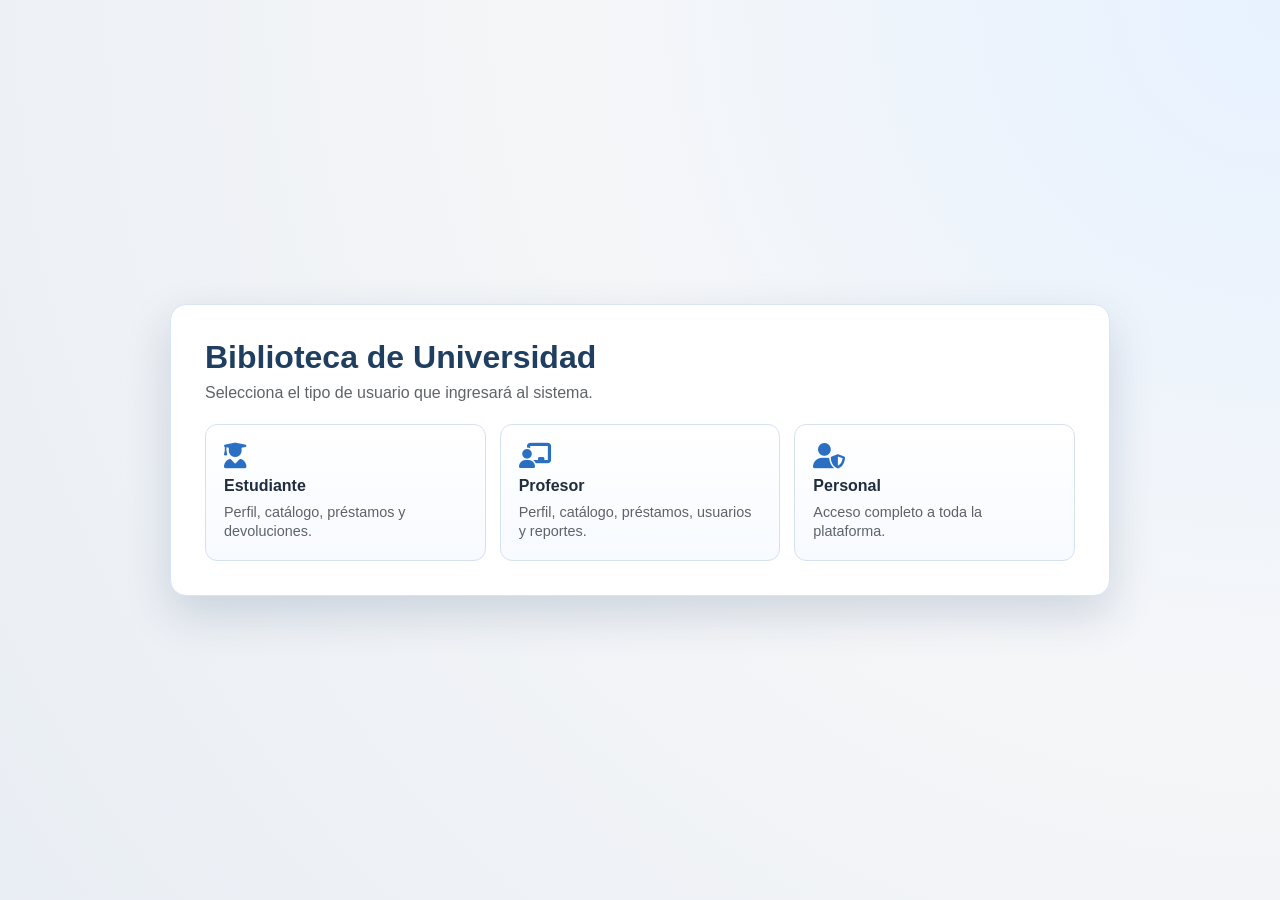
<file: semestre3/ingenieriaSoftware/CASO BIBLIOTECA/mockup_biblio/index.html>
<!DOCTYPE html>
<html lang="es">
<head>
    <meta charset="UTF-8">
    <meta name="viewport" content="width=device-width, initial-scale=1.0">
    <title>Biblioteca de Universidad</title>
    <link rel="stylesheet" href="css/style.css">
    <link rel="stylesheet" href="https://cdnjs.cloudflare.com/ajax/libs/font-awesome/6.4.0/css/all.min.css">
</head>
<body>

    <section id="roleGateway" class="role-gateway">
        <div class="role-gateway-card">
            <h1>Biblioteca de Universidad</h1>
            <p>Selecciona el tipo de usuario que ingresará al sistema.</p>

            <div class="role-options">
                <button class="role-option" onclick="iniciarSesion('estudiante')">
                    <i class="fa-solid fa-user-graduate"></i>
                    <strong>Estudiante</strong>
                    <span>Perfil, catálogo, préstamos y devoluciones.</span>
                </button>
                <button class="role-option" onclick="iniciarSesion('profesor')">
                    <i class="fa-solid fa-chalkboard-user"></i>
                    <strong>Profesor</strong>
                    <span>Perfil, catálogo, préstamos, usuarios y reportes.</span>
                </button>
                <button class="role-option" onclick="iniciarSesion('personal')">
                    <i class="fa-solid fa-user-shield"></i>
                    <strong>Personal</strong>
                    <span>Acceso completo a toda la plataforma.</span>
                </button>
            </div>
        </div>
    </section>

    <div id="dashboardContainer" class="dashboard-container is-hidden">
        <nav class="sidebar">
            <div class="logo">
                <h2><i class="fa-solid fa-book-open-reader"></i> Biblioteca de Universidad</h2>
            </div>
            
            <div class="user-info-sidebar" onclick="abrirPanelPerfil()" role="button" tabindex="0" onkeydown="if(event.key==='Enter'||event.key===' '){event.preventDefault(); abrirPanelPerfil();}">
                <i class="fa-solid fa-circle-user avatar"></i>
                <div>
                    <span id="sidebarUserName" class="user-name">Usuario</span>
                    <span id="sidebarUserRole" class="user-role">Sin sesión iniciada</span>
                </div>
            </div>

            <ul class="nav-links">
                <li><a href="#" class="active" data-section="catalogo" data-roles="estudiante,profesor,personal" onclick="showSection(event, 'catalogo')"><i class="fa-solid fa-magnifying-glass"></i> Catálogo en Línea</a></li>
                <li><a href="#" data-section="prestamos" data-roles="estudiante,profesor,personal" onclick="showSection(event, 'prestamos')"><i class="fa-solid fa-handshake"></i> Préstamos y Devoluciones</a></li>
                <li><a href="#" data-section="reservas" data-roles="estudiante,profesor,personal" onclick="showSection(event, 'reservas')"><i class="fa-solid fa-bookmark"></i> Reservas</a></li>
                <li><a href="#" data-section="libros" data-roles="personal" onclick="showSection(event, 'libros')"><i class="fa-solid fa-book-bookmark"></i> Gestión de Libros</a></li>
                <li><a href="#" data-section="usuarios" data-roles="profesor,personal" onclick="showSection(event, 'usuarios')"><i class="fa-solid fa-users"></i> Gestión de Usuarios</a></li>
                <li><a href="#" data-section="reportes" data-roles="profesor,personal" onclick="showSection(event, 'reportes')"><i class="fa-solid fa-chart-line"></i> Reportes</a></li>
            </ul>
        </nav>

        <main class="main-content">
            <header>
                <div class="header-title">
                    <h1>Sistema de Gestión de Biblioteca</h1>
                </div>
                <div class="header-actions">
                    <button class="btn-profile-tab" onclick="abrirPanelPerfil()"><i class="fa-solid fa-id-card"></i> Mi Perfil</button>
                    <button class="btn-logout" onclick="cerrarSesion()"><i class="fa-solid fa-arrow-right-from-bracket"></i> Cerrar sesión</button>
                </div>
            </header>

            <div class="content-wrapper">
                <section id="catalogo" class="content-section" data-roles="estudiante,profesor,personal" style="display: none;">
                    <div class="section-header">
                        <h2>Catálogo de Libros</h2>
                        <p>Busque y reserve material bibliográfico.</p>
                    </div>
                    
                    <div class="search-bar">
                        <div class="search-input-group">
                            <i class="fa-solid fa-search"></i>
                            <input id="searchInput" type="text" placeholder="Busque por título, autor o ISBN...">
                        </div>
                        <select id="categoryFilter" class="filter-select">
                            <option value="Todas">Todas las categorías</option>
                        </select>
                        <button id="searchButton" class="btn-primary">Buscar</button>
                    </div>

                    <p id="resultsCount" class="results-count">Mostrando 20 resultados</p>

                    <div id="catalogCards" class="cards-grid"></div>
                </section>

                <section id="prestamos" class="content-section" data-roles="estudiante,profesor,personal" style="display: none;">
                    <div class="section-header">
                        <h2>Préstamos y Devoluciones</h2>
                        <p>Registre un nuevo préstamo ingresando los datos correspondientes.</p>
                    </div>
                    <div class="form-container">
                        <div class="form-group">
                            <label>RUT del Usuario</label>
                            <input id="loanRut" type="text" placeholder="Ej: 19.123.456-7">
                        </div>
                        <div class="form-group">
                            <label>ISBN del Libro</label>
                            <div class="isbn-scan-row">
                                <input id="loanIsbn" type="text" placeholder="Ej: 978-1456287364">
                                <button id="scanIsbnButton" type="button" class="btn-secondary" onclick="simularEscaneoIsbn()">
                                    <i class="fa-solid fa-barcode"></i> Escanear ISBN
                                </button>
                            </div>
                            <p id="scanStatus" class="scan-status">Simulación disponible: presiona "Escanear ISBN".</p>
                        </div>
                        <div class="form-group">
                            <label>Fecha de Devolución</label>
                            <input id="loanReturnDate" type="date">
                        </div>
                        <button class="btn-primary" onclick="registrarPrestamo()">Registrar Préstamo</button>
                    </div>
                </section>

                <section id="reservas" class="content-section" data-roles="estudiante,profesor,personal" style="display: none;">
                    <div class="section-header">
                        <h2>Reservas</h2>
                        <p>Historial de reservas con usuario y fecha de registro.</p>
                    </div>

                    <table class="data-table">
                        <thead>
                            <tr>
                                <th>Fecha</th>
                                <th>Usuario</th>
                                <th>Rol</th>
                                <th>Libro</th>
                                <th>ISBN</th>
                            </tr>
                        </thead>
                        <tbody id="reservasTableBody"></tbody>
                    </table>
                </section>

                <section id="libros" class="content-section" data-roles="personal" style="display: none;">
                    <div class="section-header">
                        <h2>Gestión de Libros</h2>
                        <p>Inventario general de la biblioteca.</p>
                    </div>
                    <button id="openBookFormButton" class="btn-primary action-libros" style="margin-bottom: 15px;" onclick="mostrarFormularioLibro()">+ Agregar Libro</button>

                    <div id="bookFormCard" class="mini-form-card" style="display: none;">
                        <h3 id="bookFormTitle">Nuevo Libro</h3>
                        <div class="mini-form-grid">
                            <input id="bookIsbnInput" type="text" placeholder="ISBN">
                            <input id="bookTitleInput" type="text" placeholder="Título">
                            <input id="bookAuthorInput" type="text" placeholder="Autor">
                            <input id="bookCategoryInput" type="text" placeholder="Categoría">
                            <select id="bookStatusInput">
                                <option value="Disponible">Disponible</option>
                                <option value="No Disponible">No Disponible</option>
                            </select>
                        </div>
                        <div class="mini-form-actions">
                            <button class="btn-primary" onclick="guardarLibro()">Guardar</button>
                            <button class="btn-outline" onclick="cancelarFormularioLibro()">Cancelar</button>
                        </div>
                        <p id="bookFormError" class="form-error" style="display: none;"></p>
                    </div>

                    <table class="data-table">
                        <thead>
                            <tr>
                                <th>ISBN</th>
                                <th>Título</th>
                                <th>Autor</th>
                                <th>Categoría</th>
                                <th>Estado</th>
                                <th>Acciones</th>
                            </tr>
                        </thead>
                        <tbody id="booksTableBody"></tbody>
                    </table>
                </section>

                <section id="usuarios" class="content-section" data-roles="profesor,personal" style="display: none;">
                    <div class="section-header">
                        <h2>Gestión de Usuarios</h2>
                        <p>Directorio de alumnos, profesores y personal activo.</p>
                    </div>
                    <button id="openUserFormButton" class="btn-primary action-usuarios" style="margin-bottom: 15px;" onclick="mostrarFormularioUsuario()">+ Nuevo Usuario</button>

                    <div id="userFormCard" class="mini-form-card" style="display: none;">
                        <h3 id="userFormTitle">Nuevo Usuario</h3>
                        <div class="mini-form-grid">
                            <input id="userRutInput" type="text" placeholder="RUT">
                            <input id="userNameInput" type="text" placeholder="Nombre completo">
                            <select id="userRoleInput">
                                <option value="Estudiante">Estudiante</option>
                                <option value="Profesor">Profesor</option>
                                <option value="Personal">Personal</option>
                            </select>
                            <input id="userEmailInput" type="email" placeholder="Correo electrónico">
                        </div>
                        <div class="mini-form-actions">
                            <button class="btn-primary" onclick="guardarUsuario()">Guardar</button>
                            <button class="btn-outline" onclick="cancelarFormularioUsuario()">Cancelar</button>
                        </div>
                        <p id="userFormError" class="form-error" style="display: none;"></p>
                    </div>

                    <table class="data-table">
                        <thead>
                            <tr>
                                <th>RUT</th>
                                <th>Nombre Completo</th>
                                <th>Rol</th>
                                <th>Correo Electrónico</th>
                                <th>Acciones</th>
                            </tr>
                        </thead>
                        <tbody id="usersTableBody"></tbody>
                    </table>
                </section>

                <section id="reportes" class="content-section" data-roles="profesor,personal" style="display: none;">
                    <div class="section-header">
                        <h2>Reportes y Estadísticas</h2>
                        <p>Resumen general del mes.</p>
                    </div>
                    <div class="cards-grid">
                        <div class="resource-card" style="padding: 20px; text-align: center;">
                            <i class="fa-solid fa-book" style="font-size: 2rem; color: var(--accent-blue); margin-bottom: 10px;"></i>
                            <h3>1,245</h3>
                            <p class="text-muted">Libros Totales</p>
                        </div>
                        <div class="resource-card" style="padding: 20px; text-align: center;">
                            <i class="fa-solid fa-users" style="font-size: 2rem; color: var(--accent-yellow); margin-bottom: 10px;"></i>
                            <h3>342</h3>
                            <p class="text-muted">Usuarios Activos</p>
                        </div>
                        <div class="resource-card" style="padding: 20px; text-align: center;">
                            <i class="fa-solid fa-hand-holding-hand" style="font-size: 2rem; color: #137333; margin-bottom: 10px;"></i>
                            <h3>89</h3>
                            <p class="text-muted">Préstamos este mes</p>
                        </div>
                    </div>
                </section>
            </div>
        </main>
    </div>

    <div id="loanTicketModal" class="modal-overlay" aria-hidden="true">
        <div class="ticket-modal" role="dialog" aria-modal="true" aria-labelledby="ticketTitle">
            <button class="ticket-close" onclick="cerrarTicketPrestamo()" aria-label="Cerrar ticket">
                <i class="fa-solid fa-xmark"></i>
            </button>

            <div class="ticket-header">
                <h3 id="ticketTitle">Comprobante de Préstamo</h3>
                <p>Biblioteca de Universidad</p>
            </div>

            <div class="ticket-code" id="ticketCode">#PREST-000000</div>

            <div class="ticket-details">
                <div><span>RUT Usuario</span><strong id="ticketRut">-</strong></div>
                <div><span>ISBN Libro</span><strong id="ticketIsbn">-</strong></div>
                <div><span>Fecha de Emisión</span><strong id="ticketIssueDate">-</strong></div>
                <div><span>Fecha de Devolución</span><strong id="ticketReturnDate">-</strong></div>
            </div>

            <div class="ticket-footer">
                <p>Guarda este comprobante para cualquier consulta sobre el préstamo.</p>
                <button class="btn-outline" onclick="window.print()">
                    <i class="fa-solid fa-print"></i> Imprimir Ticket
                </button>
            </div>
        </div>
    </div>

    <div id="profilePanelModal" class="modal-overlay" aria-hidden="true">
        <div class="profile-panel" role="dialog" aria-modal="true" aria-labelledby="profilePanelTitle">
            <button class="ticket-close" onclick="cerrarPanelPerfil()" aria-label="Cerrar perfil">
                <i class="fa-solid fa-xmark"></i>
            </button>
            <div class="section-header">
                <h2 id="profilePanelTitle">Mi Perfil</h2>
                <p>Información del usuario con sesión activa.</p>
            </div>
            <div class="profile-card">
                <div class="profile-title">
                    <i class="fa-solid fa-circle-user"></i>
                    <div>
                        <h3 id="profilePanelName">Usuario</h3>
                        <p id="profilePanelRole">Rol no definido</p>
                    </div>
                </div>
                <div class="profile-details">
                    <div>
                        <span>Correo</span>
                        <strong id="profilePanelEmail">usuario@universidad.cl</strong>
                    </div>
                    <div>
                        <span>Sede</span>
                        <strong id="profilePanelCampus">Universidad - Biblioteca Central</strong>
                    </div>
                </div>
            </div>
        </div>
    </div>

    <script src="js/script.js"></script>
</body>
</html>
</file>
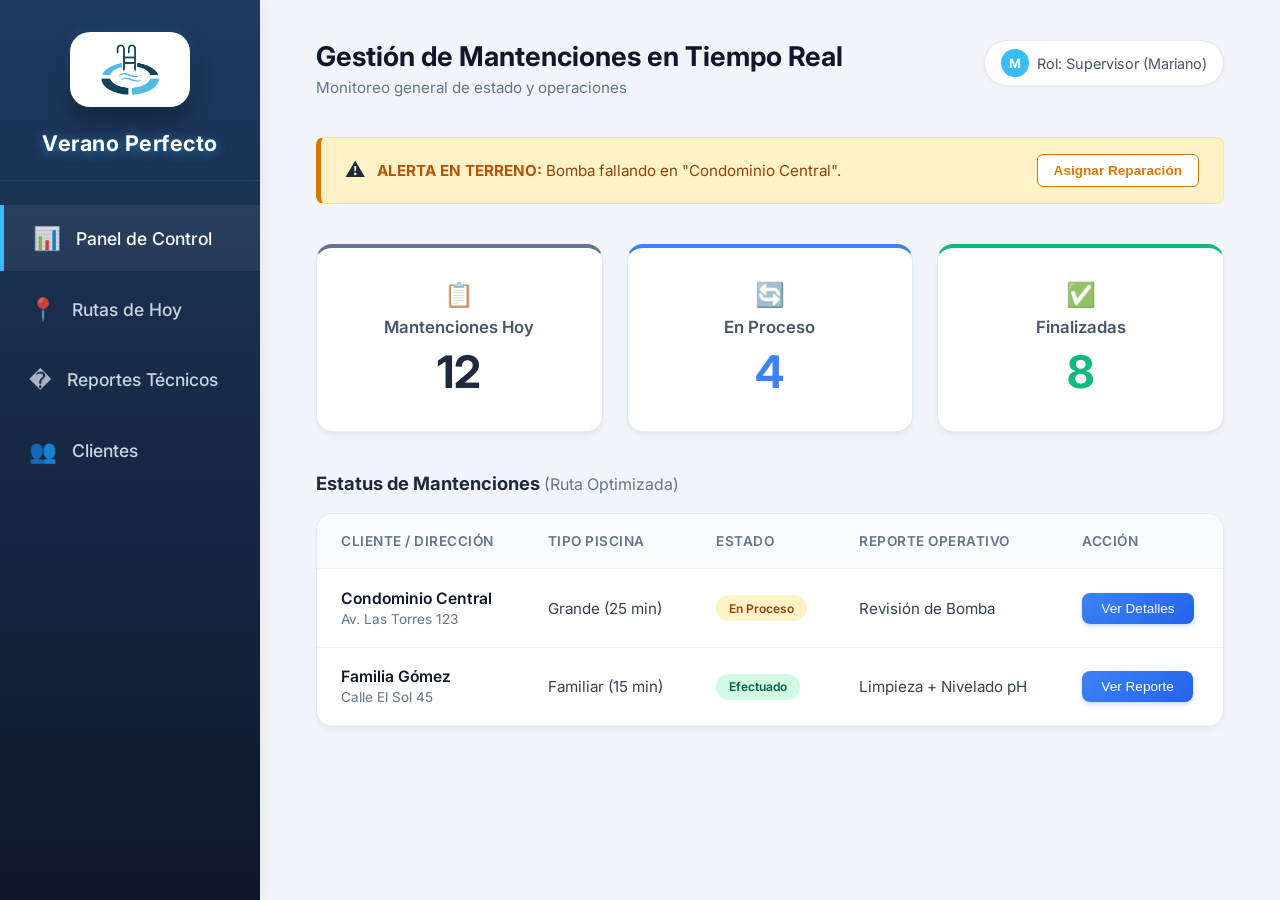
<file: semestre3/ingenieriaSoftware/CASO SEMESTRAL/PRIMERA PRESENTACION/MOCKUP_CASO_PISCINA/index.html>
<!DOCTYPE html>
<html lang="es">
<head>
    <meta charset="UTF-8">
    <meta name="viewport" content="width=device-width, initial-scale=1.0">
    <title>Verano Perfecto - Panel de Control</title>
    <link href="https://fonts.googleapis.com/css2?family=Inter:wght@400;500;600;700&display=swap" rel="stylesheet">
    <link rel="stylesheet" href="styles.css">
</head>
<body>
    <div class="app-container">
        <!-- Panel Lateral -->
        <aside class="sidebar">
            <div class="sidebar-header">
                <!-- Se asume que guardarás la imagen como "logo.png" en esta misma carpeta -->
                <img src="logo.png" alt="Logo Verano Perfecto" class="logo-img">
                <h2 class="sidebar-title">Verano Perfecto</h2>
            </div>
            <nav class="sidebar-nav">
                <a href="#" class="active"><span class="nav-icon">📊</span> Panel de Control</a>
                <a href="#"><span class="nav-icon">📍</span> Rutas de Hoy</a>
                <a href="#"><span class="nav-icon">�</span> Reportes Técnicos</a>
                <a href="#"><span class="nav-icon">👥</span> Clientes</a>
            </nav>
        </aside>

        <!-- Contenido Principal -->
        <main class="main-content">
            <header class="header-top">
                <div class="header-text-group">
                    <h1>Gestión de Mantenciones en Tiempo Real</h1>
                    <p class="subtitle">Monitoreo general de estado y operaciones</p>
                </div>
                <div class="user-info">
                    <span class="user-avatar">M</span>
                    <span>Rol: Supervisor (Mariano)</span>
                </div>
            </header>

            <!-- Alerta de Servicio -->
            <div class="alert-banner">
                <span class="alert-icon">⚠️</span>
                <span class="alert-text"><strong>ALERTA EN TERRENO:</strong> Bomba fallando en "Condominio Central".</span>
                <button class="btn-alert">Asignar Reparación</button>
            </div>

            <!-- Tarjetas de Resumen -->
            <section class="summary-cards">
                <div class="card card-neutral">
                    <div class="card-icon">📋</div>
                    <h3>Mantenciones Hoy</h3>
                    <div class="card-value">12</div>
                </div>
                <div class="card card-blue">
                    <div class="card-icon">🔄</div>
                    <h3>En Proceso</h3>
                    <div class="card-value blue">4</div>
                </div>
                <div class="card card-green">
                    <div class="card-icon">✅</div>
                    <h3>Finalizadas</h3>
                    <div class="card-value green">8</div>
                </div>
            </section>

            <!-- Tabla de Estatus -->
            <section class="table-section">
                <div class="section-header">
                    <h2>Estatus de Mantenciones <span>(Ruta Optimizada)</span></h2>
                </div>
                <div class="table-container">
                    <table>
                        <thead>
                            <tr>
                                <th>Cliente / Dirección</th>
                                <th>Tipo Piscina</th>
                                <th>Estado</th>
                                <th>Reporte Operativo</th>
                                <th>Acción</th>
                            </tr>
                        </thead>
                        <tbody>
                            <tr>
                                <td>
                                    <strong>Condominio Central</strong><br>
                                    <span class="address">Av. Las Torres 123</span>
                                </td>
                                <td>Grande (25 min)</td>
                                <td><span class="tag tag-warning">En Proceso</span></td>
                                <td>Revisión de Bomba</td>
                                <td><button class="btn-action">Ver Detalles</button></td>
                            </tr>
                            <tr>
                                <td>
                                    <strong>Familia Gómez</strong><br>
                                    <span class="address">Calle El Sol 45</span>
                                </td>
                                <td>Familiar (15 min)</td>
                                <td><span class="tag tag-success">Efectuado</span></td>
                                <td>Limpieza + Nivelado pH</td>
                                <td><button class="btn-action">Ver Reporte</button></td>
                            </tr>
                        </tbody>
                    </table>
                </div>
            </section>
        </main>
    </div>
</body>
</html>
</file>
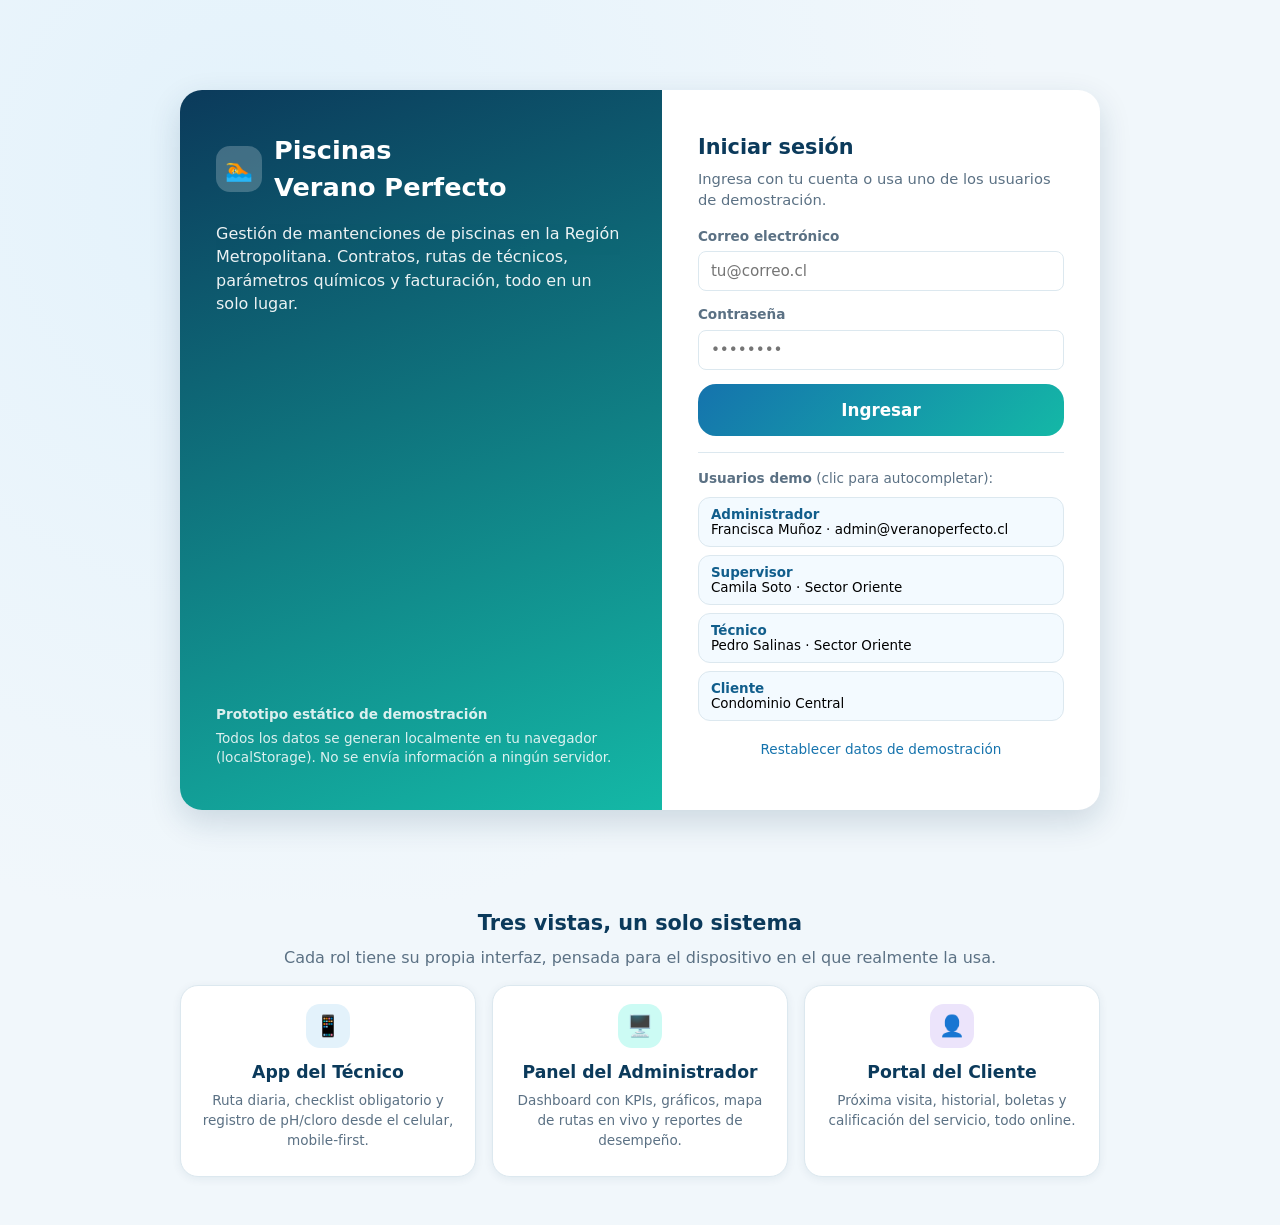
<file: semestre3/ingenieriaSoftware/experienciaAprendizaje3/evaluacion3/piscinas-main/index.html>
<!DOCTYPE html>
<html lang="es">
<head>
<meta charset="UTF-8">
<meta name="viewport" content="width=device-width, initial-scale=1.0">
<title>Piscinas Verano Perfecto · Ingreso</title>
<link rel="stylesheet" href="assets/css/styles.css">
</head>
<body>
<div id="toast-container"></div>

<div class="login-wrap">
  <div class="login-card">
    <div class="login-side">
      <div>
        <div class="flex-center gap-12 mb-16">
          <div class="brand-badge" style="width:46px;height:46px;border-radius:14px;background:rgba(255,255,255,0.22);display:flex;align-items:center;justify-content:center;font-size:1.4rem;">🏊</div>
          <h1 style="margin:0;">Piscinas<br>Verano Perfecto</h1>
        </div>
        <p style="opacity:.92;">Gestión de mantenciones de piscinas en la Región Metropolitana. Contratos, rutas de técnicos, parámetros químicos y facturación, todo en un solo lugar.</p>
      </div>
      <div class="text-sm" style="opacity:.85;">
        <p style="margin-bottom:4px;"><strong>Prototipo estático de demostración</strong></p>
        <p style="margin:0;">Todos los datos se generan localmente en tu navegador (localStorage). No se envía información a ningún servidor.</p>
      </div>
    </div>

    <div class="login-form-side">
      <h2>Iniciar sesión</h2>
      <p class="subtitulo mb-16">Ingresa con tu cuenta o usa uno de los usuarios de demostración.</p>

      <form id="form-login">
        <div class="form-group">
          <label for="email">Correo electrónico</label>
          <input class="input" type="email" id="email" required placeholder="tu@correo.cl" autocomplete="username">
        </div>
        <div class="form-group">
          <label for="password">Contraseña</label>
          <input class="input" type="password" id="password" required placeholder="••••••••" autocomplete="current-password">
        </div>
        <p id="msg-error" class="error-text" style="display:none;"></p>
        <button type="submit" class="btn btn-primary btn-block btn-lg">Ingresar</button>
      </form>

      <div class="divider"></div>

      <p class="text-sm text-suave mb-8"><strong>Usuarios demo</strong> (clic para autocompletar):</p>
      <div class="demo-users">
        <button class="demo-user-btn" data-email="admin@veranoperfecto.cl" data-password="admin123">
          <b>Administrador</b> Francisca Muñoz · admin@veranoperfecto.cl
        </button>
        <button class="demo-user-btn" data-email="camila.soto@veranoperfecto.cl" data-password="super123">
          <b>Supervisor</b> Camila Soto · Sector Oriente
        </button>
        <button class="demo-user-btn" data-email="pedro.salinas@veranoperfecto.cl" data-password="tecnico123">
          <b>Técnico</b> Pedro Salinas · Sector Oriente
        </button>
        <button class="demo-user-btn" data-email="contacto@condominiocentral.cl" data-password="cliente123">
          <b>Cliente</b> Condominio Central
        </button>
      </div>
      <p class="text-center mt-16">
        <a href="#" id="btn-restablecer" class="text-sm">Restablecer datos de demostración</a>
      </p>
    </div>
  </div>
</div>

<div class="feature-strip">
  <h2 class="text-center mb-8" style="color:var(--azul-900);">Tres vistas, un solo sistema</h2>
  <p class="text-center text-suave mb-16">Cada rol tiene su propia interfaz, pensada para el dispositivo en el que realmente la usa.</p>
  <div class="grid grid-3">
    <div class="card feature-card">
      <div class="icon-chip icon-azul">📱</div>
      <h3>App del Técnico</h3>
      <p class="text-sm text-suave">Ruta diaria, checklist obligatorio y registro de pH/cloro desde el celular, mobile-first.</p>
    </div>
    <div class="card feature-card">
      <div class="icon-chip icon-turquesa">🖥️</div>
      <h3>Panel del Administrador</h3>
      <p class="text-sm text-suave">Dashboard con KPIs, gráficos, mapa de rutas en vivo y reportes de desempeño.</p>
    </div>
    <div class="card feature-card">
      <div class="icon-chip icon-morado">👤</div>
      <h3>Portal del Cliente</h3>
      <p class="text-sm text-suave">Próxima visita, historial, boletas y calificación del servicio, todo online.</p>
    </div>
  </div>
</div>

<script src="assets/js/utils.js"></script>
<script src="assets/js/data.js"></script>
<script src="assets/js/pricing.js"></script>
<script src="assets/js/observer.js"></script>
<script src="assets/js/auth.js"></script>
<script>
(function () {
  // Siembra los datos la primera vez que se abre el prototipo.
  App.DB.cargar();

  const usuarioActivo = App.Auth.sesionActual();
  if (usuarioActivo) {
    App.Auth.redirigirSegunRol(usuarioActivo);
    return;
  }

  const params = new URLSearchParams(window.location.search);
  if (params.get('expirada') === '1') {
    App.Utils.toast('Tu sesión se cerró por inactividad (20 min).', 'info');
  }

  App.Utils.$all('.demo-user-btn').forEach((btn) => {
    btn.addEventListener('click', () => {
      App.Utils.$('#email').value = btn.dataset.email;
      App.Utils.$('#password').value = btn.dataset.password;
    });
  });

  App.Utils.$('#form-login').addEventListener('submit', (e) => {
    e.preventDefault();
    const email = App.Utils.$('#email').value;
    const password = App.Utils.$('#password').value;
    const msg = App.Utils.$('#msg-error');
    msg.style.display = 'none';

    const resultado = App.Auth.login(email, password);
    if (resultado.ok) {
      App.Auth.redirigirSegunRol(resultado.usuario);
      return;
    }

    let texto = 'No pudimos iniciar sesión.';
    if (resultado.motivo === 'bloqueado') {
      const minutos = Math.ceil((resultado.bloqueadoHasta - Date.now()) / 60000);
      texto = `Cuenta bloqueada por intentos fallidos. Intenta de nuevo en ${minutos} min.`;
    } else if (resultado.motivo === 'credenciales') {
      texto = resultado.intentosRestantes > 0
        ? `Correo o contraseña incorrectos. Te quedan ${resultado.intentosRestantes} intento(s) antes del bloqueo.`
        : 'Correo o contraseña incorrectos. Cuenta bloqueada por 15 minutos.';
    } else if (resultado.motivo === 'inactivo') {
      texto = 'Esta cuenta está desactivada. Contacta a administración.';
    }
    msg.textContent = texto;
    msg.style.display = 'block';
  });

  App.Utils.$('#btn-restablecer').addEventListener('click', (e) => {
    e.preventDefault();
    if (confirm('Esto borrará los cambios hechos en la demo (visitas, contratos, etc.) y regenerará el set de datos inicial. ¿Continuar?')) {
      App.DB.restablecer();
      App.Utils.toast('Datos de demostración restablecidos.', 'success');
    }
  });
})();
</script>
</body>
</html>
</file>
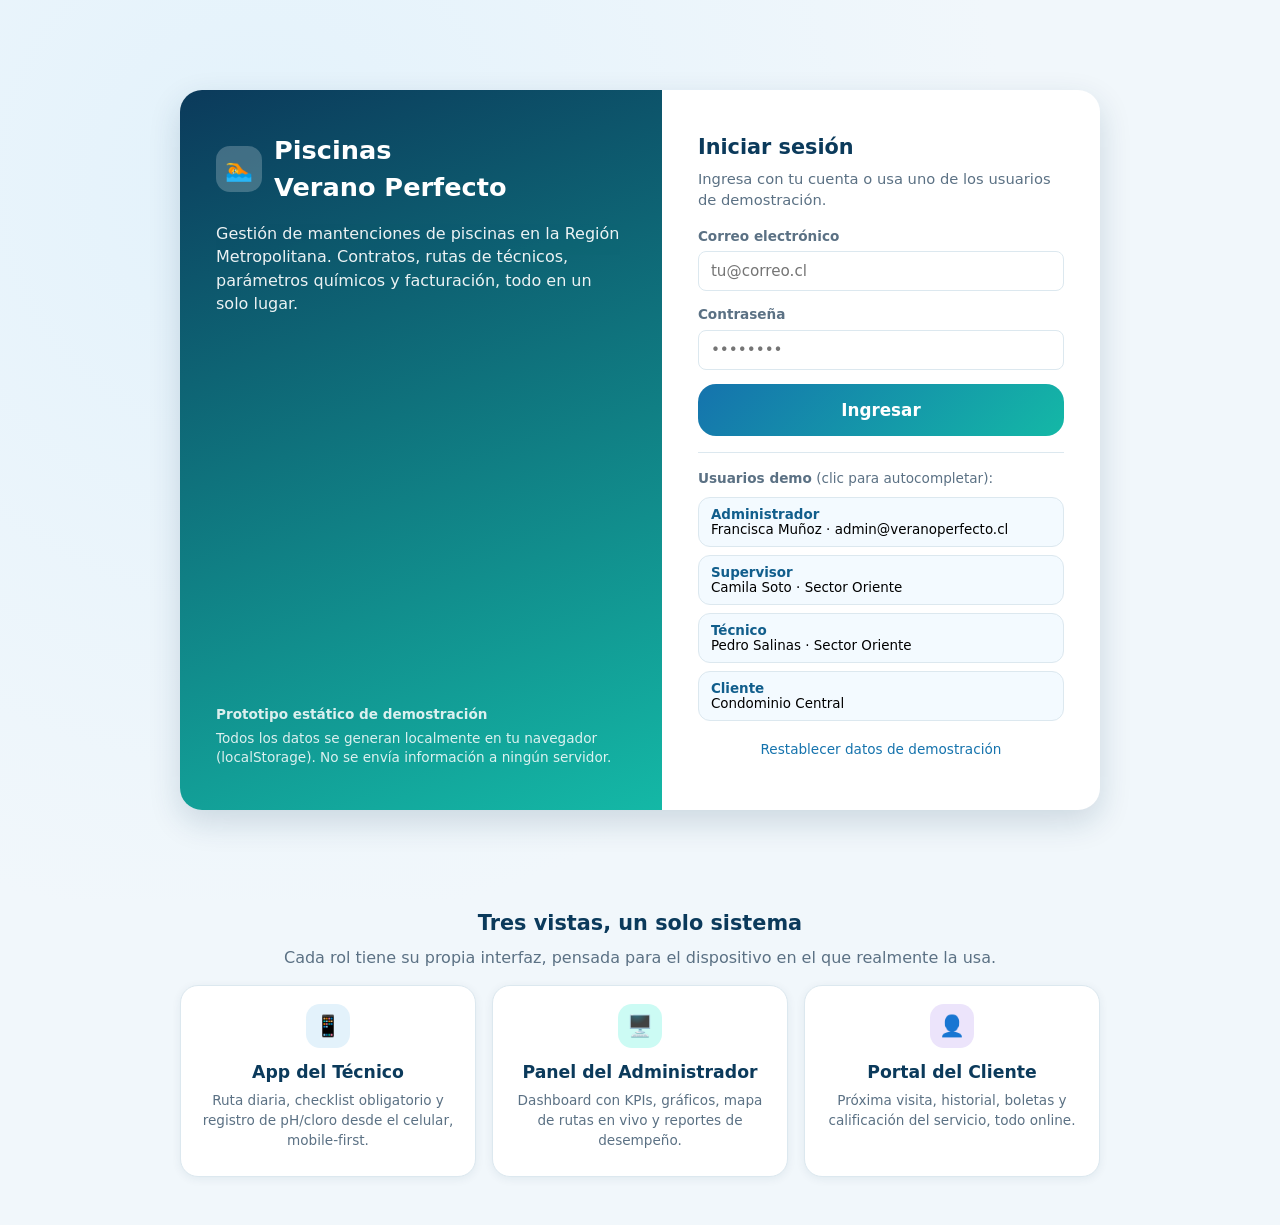
<file: semestre3/ingenieriaSoftware/experienciaAprendizaje3/evaluacion3/piscinas-main/admin.html>
<!DOCTYPE html>
<html lang="es">
<head>
<meta charset="UTF-8">
<meta name="viewport" content="width=device-width, initial-scale=1.0">
<title>Panel Administrador · Piscinas Verano Perfecto</title>
<link rel="stylesheet" href="assets/css/styles.css">
</head>
<body>
<div id="toast-container"></div>

<div class="app-shell">
  <aside class="sidebar" id="sidebar">
    <div class="brand">
      <div class="brand-badge">🏊</div>
      Verano Perfecto
    </div>
    <nav id="nav-admin">
      <a href="#" data-section="dashboard" class="active"><span class="nav-icon">📊</span> Panel de Control</a>
      <a href="#" data-section="rutas"><span class="nav-icon">🗺️</span> Rutas de Hoy</a>
      <a href="#" data-section="reportes"><span class="nav-icon">📈</span> Reportes Técnicos</a>
      <a href="#" data-section="contratos"><span class="nav-icon">📄</span> Contratos</a>
      <a href="#" data-section="clientes"><span class="nav-icon">👥</span> Clientes</a>
      <a href="#" data-section="personal"><span class="nav-icon">🧑‍🔧</span> Personal</a>
      <a href="#" data-section="turnos"><span class="nav-icon">🗓️</span> Turnos</a>
      <a href="#" data-section="facturacion"><span class="nav-icon">💵</span> Facturación</a>
      <a href="#" data-section="incidencias"><span class="nav-icon">⚠️</span> Incidencias</a>
    </nav>
    <div class="sidebar-footer">
      <div class="user-name" id="sb-user-name">—</div>
      <div class="user-role" id="sb-user-role">—</div>
      <a href="#" id="btn-logout" style="color:#fff;opacity:.85;display:inline-block;margin-top:8px;">Cerrar sesión →</a>
    </div>
  </aside>

  <div class="main-content">
    <div class="topbar">
      <div class="flex-center gap-12">
        <button class="mobile-menu-btn" id="btn-menu">☰</button>
        <h1 id="topbar-title">Panel de Control</h1>
      </div>
      <div class="flex-center gap-12">
        <button class="icono-btn" id="btn-notif" title="Notificaciones">
          🔔
          <span class="notif-dot" id="notif-dot" style="display:none;"></span>
        </button>
        <div class="lista-notif card-sm card" id="panel-notif" style="display:none;position:absolute;right:24px;top:62px;width:320px;z-index:60;"></div>
        <div class="avatar avatar-sm topbar-avatar" id="topbar-avatar">—</div>
      </div>
    </div>

    <div class="page-pad">

      <!-- ===================== DASHBOARD ===================== -->
      <section class="admin-section active" id="sec-dashboard">
        <div class="grid grid-4 mb-16">
          <div class="card kpi-card">
            <div class="kpi-row">
              <div><span class="kpi-label">Visitas de hoy</span><span class="kpi-valor" id="kpi-visitas-hoy">0</span></div>
              <div class="icon-chip icon-azul">🗓️</div>
            </div>
          </div>
          <div class="card kpi-card acento-verde">
            <div class="kpi-row">
              <div><span class="kpi-label">Efectuadas</span><span class="kpi-valor" id="kpi-efectuadas">0</span></div>
              <div class="icon-chip icon-verde">✅</div>
            </div>
          </div>
          <div class="card kpi-card acento-turquesa">
            <div class="kpi-row">
              <div><span class="kpi-label">En proceso</span><span class="kpi-valor" id="kpi-en-proceso">0</span></div>
              <div class="icon-chip icon-turquesa">🔄</div>
            </div>
          </div>
          <div class="card kpi-card">
            <div class="kpi-row">
              <div><span class="kpi-label">Técnicos activos</span><span class="kpi-valor" id="kpi-tecnicos">0</span></div>
              <div class="icon-chip icon-morado">🧑‍🔧</div>
            </div>
          </div>
        </div>

        <div class="grid grid-2 mb-16">
          <div class="card chart-card">
            <h3>Visitas efectuadas (6 meses)</h3>
            <p class="text-sm text-suave">Tendencia de mantenciones completadas</p>
            <div id="chart-visitas"></div>
            <div class="chart-labels" id="chart-visitas-labels"></div>
          </div>
          <div class="card chart-card">
            <h3>Ingresos por mes (CLP)</h3>
            <p class="text-sm text-suave">Basado en visitas efectuadas</p>
            <div id="chart-ingresos"></div>
            <div class="chart-labels" id="chart-ingresos-labels"></div>
          </div>
        </div>

        <div class="grid-dash-bottom mb-16">
          <div class="card">
            <div class="flex-between flex-wrap gap-8 mb-8">
              <h3 style="margin:0;">🗺️ Mapa de rutas de hoy</h3>
              <span class="text-sm text-suave">Clic en un pin para ver el detalle</span>
            </div>
            <div class="mapa-lienzo" id="mapa-rutas-pins"></div>
            <div class="mapa-detalle" id="mapa-detalle" style="display:none;"></div>
          </div>
          <div class="card">
            <h3 class="mb-8">🧑‍🔧 Técnicos en terreno</h3>
            <div class="lista-tecnicos" id="lista-tecnicos-terreno"></div>
          </div>
        </div>

        <div class="card mb-16">
          <div class="flex-between mb-12">
            <h2><span class="live-dot"></span>&nbsp; Rutas de Hoy</h2>
            <a href="#" data-section="rutas" class="text-sm">Ver todo →</a>
          </div>
          <div class="table-wrap">
            <table class="tabla">
              <thead><tr><th>Cliente / Piscina</th><th>Técnico</th><th>Comuna</th><th>Hora</th><th>Estado</th></tr></thead>
              <tbody id="tbody-rutas-hoy-preview"></tbody>
            </table>
          </div>
        </div>

        <div class="card">
          <h2 class="mb-12">Clientes recientes</h2>
          <div class="table-wrap">
            <table class="tabla">
              <thead><tr><th>Cliente</th><th>Tipo</th><th>Estado</th><th>Reporte</th></tr></thead>
              <tbody id="tbody-clientes-recientes"></tbody>
            </table>
          </div>
        </div>
      </section>

      <!-- ===================== RUTAS DE HOY ===================== -->
      <section class="admin-section" id="sec-rutas">
        <div class="card">
          <div class="flex-between mb-12">
            <h2><span class="live-dot"></span>&nbsp; Rutas de Hoy — actualización en vivo</h2>
            <span class="text-sm text-suave" id="rutas-actualizado">—</span>
          </div>
          <div class="table-wrap">
            <table class="tabla">
              <thead><tr><th>Cliente</th><th>Piscina</th><th>Comuna</th><th>Técnico</th><th>Hora</th><th>Estado</th><th></th></tr></thead>
              <tbody id="tbody-rutas-hoy"></tbody>
            </table>
          </div>
        </div>
      </section>

      <!-- ===================== REPORTES TÉCNICOS ===================== -->
      <section class="admin-section" id="sec-reportes">
        <div class="card">
          <div class="flex-between mb-12 flex-wrap gap-12">
            <h2>Desempeño de técnicos</h2>
            <div class="flex gap-8">
              <button class="btn btn-outline btn-sm" id="btn-export-tecnicos-csv">⬇️ Exportar Excel (CSV)</button>
              <button class="btn btn-outline btn-sm" id="btn-export-tecnicos-pdf">🖨️ Exportar PDF</button>
            </div>
          </div>
          <div class="table-wrap">
            <table class="tabla">
              <thead><tr><th>Técnico</th><th>Sector</th><th>Visitas efectuadas</th><th>Calificación promedio</th><th>Incidencias reportadas</th></tr></thead>
              <tbody id="tbody-reportes-tecnicos"></tbody>
            </table>
          </div>
        </div>

        <div class="card mt-16">
          <div class="flex-between mb-12 flex-wrap gap-12">
            <h2>Ingresos por mes (visitas efectuadas)</h2>
            <button class="btn btn-outline btn-sm" id="btn-export-ingresos-csv">⬇️ Exportar Excel (CSV)</button>
          </div>
          <div class="table-wrap">
            <table class="tabla">
              <thead><tr><th>Periodo</th><th>Visitas efectuadas</th><th>Ingresos</th></tr></thead>
              <tbody id="tbody-ingresos-mes"></tbody>
            </table>
          </div>
        </div>
      </section>

      <!-- ===================== CONTRATOS ===================== -->
      <section class="admin-section" id="sec-contratos">
        <div class="card">
          <div class="flex-between mb-12 flex-wrap gap-12">
            <h2>Contratos</h2>
            <button class="btn btn-primary btn-sm" id="btn-nuevo-contrato">+ Nuevo contrato</button>
          </div>
          <div class="table-wrap">
            <table class="tabla">
              <thead><tr><th>Cliente</th><th>Piscinas</th><th>Frecuencia</th><th>Tipo</th><th>Precio/visita</th><th>Estado</th><th></th></tr></thead>
              <tbody id="tbody-contratos"></tbody>
            </table>
          </div>
          <div class="paginacion" id="pag-contratos"></div>
        </div>
      </section>

      <!-- ===================== CLIENTES ===================== -->
      <section class="admin-section" id="sec-clientes">
        <div class="card">
          <div class="flex-between mb-12 flex-wrap gap-12">
            <h2>Clientes</h2>
            <button class="btn btn-primary btn-sm" id="btn-nuevo-cliente">+ Nuevo cliente</button>
          </div>
          <div class="table-wrap">
            <table class="tabla">
              <thead><tr><th>Cliente</th><th>RUT</th><th>Tipo</th><th>Comuna</th><th>Contacto</th><th>Estado</th><th></th></tr></thead>
              <tbody id="tbody-clientes"></tbody>
            </table>
          </div>
          <div class="paginacion" id="pag-clientes"></div>
        </div>
      </section>

      <!-- ===================== PERSONAL ===================== -->
      <section class="admin-section" id="sec-personal">
        <div class="card">
          <div class="flex-between mb-12 flex-wrap gap-12">
            <h2>Personal (técnicos, supervisores y administradores)</h2>
            <button class="btn btn-primary btn-sm" id="btn-nuevo-personal">+ Nuevo integrante</button>
          </div>
          <div class="table-wrap">
            <table class="tabla">
              <thead><tr><th>Nombre</th><th>RUT</th><th>Cargo</th><th>Sector</th><th>Estado</th><th></th></tr></thead>
              <tbody id="tbody-personal"></tbody>
            </table>
          </div>
        </div>
      </section>

      <!-- ===================== TURNOS ===================== -->
      <section class="admin-section" id="sec-turnos">
        <div class="card">
          <div class="flex-between mb-12 flex-wrap gap-12">
            <h2>Turnos por sector</h2>
            <button class="btn btn-primary btn-sm" id="btn-nuevo-turno">+ Asignar turno</button>
          </div>
          <div class="table-wrap">
            <table class="tabla">
              <thead><tr><th>Empleado</th><th>Sector</th><th>Desde</th><th>Hasta</th><th>Estación</th><th></th></tr></thead>
              <tbody id="tbody-turnos"></tbody>
            </table>
          </div>
        </div>
      </section>

      <!-- ===================== FACTURACIÓN ===================== -->
      <section class="admin-section" id="sec-facturacion">
        <div class="card mb-16">
          <div class="flex-between flex-wrap gap-12">
            <div>
              <h2>Facturación mensual</h2>
              <p class="subtitulo">Genera boletas en base a las visitas Efectuadas del mes (excluye reagendadas/canceladas).</p>
            </div>
            <button class="btn btn-primary" id="btn-generar-facturacion">⚙️ Generar facturación del mes actual</button>
          </div>
        </div>
        <div class="card">
          <div class="table-wrap">
            <table class="tabla">
              <thead><tr><th>Periodo</th><th>Cliente</th><th>Monto</th><th>Estado</th><th></th></tr></thead>
              <tbody id="tbody-facturas"></tbody>
            </table>
          </div>
          <div class="paginacion" id="pag-facturas"></div>
        </div>
      </section>

      <!-- ===================== INCIDENCIAS ===================== -->
      <section class="admin-section" id="sec-incidencias">
        <div class="card">
          <h2 class="mb-12">Incidencias reportadas en terreno</h2>
          <div class="table-wrap">
            <table class="tabla">
              <thead><tr><th>Foto</th><th>Visita</th><th>Técnico</th><th>Descripción</th><th>Fecha</th><th>Estado</th><th></th></tr></thead>
              <tbody id="tbody-incidencias"></tbody>
            </table>
          </div>
        </div>
      </section>

    </div>
  </div>
</div>

<!-- ===================== MODALES ===================== -->

<div class="modal-overlay" id="modal-contrato">
  <div class="modal-box modal-wide">
    <div class="modal-header">
      <h2 id="modal-contrato-titulo">Nuevo contrato</h2>
      <button class="modal-close" data-close="modal-contrato">✕</button>
    </div>
    <form id="form-contrato">
      <input type="hidden" id="ct-id">
      <div class="form-group">
        <label>Cliente</label>
        <select class="input" id="ct-cliente" required></select>
      </div>
      <div class="form-group">
        <label>Piscinas del cliente (selecciona una o más)</label>
        <div id="ct-piscinas-lista" class="card-sm" style="background:var(--azul-50);"></div>
        <button type="button" class="btn btn-outline btn-sm mt-8" id="ct-btn-add-piscina">+ Agregar piscina nueva</button>
      </div>
      <div class="input-row">
        <div class="form-group">
          <label>Frecuencia</label>
          <select class="input" id="ct-frecuencia">
            <option value="semanal">Semanal</option>
            <option value="quincenal">Quincenal</option>
            <option value="mensual">Mensual</option>
          </select>
        </div>
        <div class="form-group">
          <label>Tipo de mantención</label>
          <select class="input" id="ct-tipo"></select>
        </div>
      </div>
      <div class="input-row">
        <div class="form-group">
          <label>Precio base por visita (CLP)</label>
          <input class="input" type="number" id="ct-precio" min="0" step="500" required>
        </div>
        <div class="form-group">
          <label>Fecha de inicio</label>
          <input class="input" type="date" id="ct-fecha-inicio" required>
        </div>
      </div>
      <div class="input-row">
        <div class="form-group">
          <label>Fecha de término (opcional)</label>
          <input class="input" type="date" id="ct-fecha-termino">
        </div>
        <div class="form-group">
          <label>Estado</label>
          <select class="input" id="ct-estado">
            <option value="activo">Activo</option>
            <option value="suspendido">Suspendido</option>
            <option value="finalizado">Finalizado</option>
          </select>
        </div>
      </div>
      <div class="card-sm" style="background:var(--turquesa-100);">
        <strong>Precio vigente por visita (Strategy: descuento por volumen + reajuste anual):</strong>
        <div id="ct-precio-preview" style="font-size:1.3rem;font-weight:800;color:var(--azul-700);">$0</div>
      </div>
      <button type="submit" class="btn btn-primary btn-block mt-16">Guardar contrato</button>
    </form>
  </div>
</div>

<div class="modal-overlay" id="modal-cliente">
  <div class="modal-box">
    <div class="modal-header">
      <h2 id="modal-cliente-titulo">Nuevo cliente</h2>
      <button class="modal-close" data-close="modal-cliente">✕</button>
    </div>
    <form id="form-cliente">
      <input type="hidden" id="cl-id">
      <div class="form-group"><label>Nombre / Razón social</label><input class="input" id="cl-nombre" required></div>
      <div class="input-row">
        <div class="form-group"><label>RUT</label><input class="input" id="cl-rut" required placeholder="12.345.678-9"></div>
        <div class="form-group"><label>Tipo</label>
          <select class="input" id="cl-tipo">
            <option>Particular</option><option>Condominio</option><option>Edificio</option><option>Hotel</option><option>Comercial</option>
          </select>
        </div>
      </div>
      <div class="input-row">
        <div class="form-group"><label>Tamaño</label>
          <select class="input" id="cl-tamano"><option>Pequeña</option><option>Mediana</option><option>Grande</option></select>
        </div>
        <div class="form-group"><label>Comuna</label><input class="input" id="cl-comuna" required></div>
      </div>
      <div class="form-group"><label>Dirección</label><input class="input" id="cl-direccion" required></div>
      <div class="input-row">
        <div class="form-group"><label>Email</label><input class="input" type="email" id="cl-email" required></div>
        <div class="form-group"><label>Teléfono</label><input class="input" id="cl-telefono" required></div>
      </div>
      <div class="form-group">
        <label><input type="checkbox" id="cl-activo" checked style="width:auto;margin-right:6px;">Cuenta activa</label>
      </div>
      <p class="error-text" id="cl-error" style="display:none;"></p>
      <button type="submit" class="btn btn-primary btn-block mt-8">Guardar cliente</button>
    </form>
  </div>
</div>

<div class="modal-overlay" id="modal-personal">
  <div class="modal-box">
    <div class="modal-header">
      <h2 id="modal-personal-titulo">Nuevo integrante</h2>
      <button class="modal-close" data-close="modal-personal">✕</button>
    </div>
    <form id="form-personal">
      <input type="hidden" id="pe-id">
      <div class="form-group"><label>Nombre completo</label><input class="input" id="pe-nombre" required></div>
      <div class="input-row">
        <div class="form-group"><label>RUT</label><input class="input" id="pe-rut" required placeholder="12.345.678-9"></div>
        <div class="form-group"><label>Cargo</label>
          <select class="input" id="pe-cargo">
            <option value="tecnico">Técnico</option>
            <option value="supervisor">Supervisor</option>
            <option value="administrador">Administrador</option>
          </select>
        </div>
      </div>
      <div class="input-row">
        <div class="form-group"><label>Sector</label><select class="input" id="pe-sector"></select></div>
        <div class="form-group"><label>Email (usuario de acceso)</label><input class="input" type="email" id="pe-email" required></div>
      </div>
      <div class="form-group">
        <label><input type="checkbox" id="pe-activo" checked style="width:auto;margin-right:6px;">Activo</label>
      </div>
      <p class="error-text" id="pe-error" style="display:none;"></p>
      <button type="submit" class="btn btn-primary btn-block mt-8">Guardar</button>
    </form>
  </div>
</div>

<div class="modal-overlay" id="modal-turno">
  <div class="modal-box">
    <div class="modal-header">
      <h2>Asignar turno</h2>
      <button class="modal-close" data-close="modal-turno">✕</button>
    </div>
    <form id="form-turno">
      <div class="form-group"><label>Empleado</label><select class="input" id="tu-empleado" required></select></div>
      <div class="form-group"><label>Sector a cubrir</label><select class="input" id="tu-sector" required></select></div>
      <div class="input-row">
        <div class="form-group"><label>Desde</label><input class="input" type="date" id="tu-desde" required></div>
        <div class="form-group"><label>Hasta</label><input class="input" type="date" id="tu-hasta" required></div>
      </div>
      <div class="form-group"><label>Estación del año</label>
        <select class="input" id="tu-estacion">
          <option value="verano">Verano</option><option value="otono">Otoño</option><option value="invierno">Invierno</option><option value="primavera">Primavera</option>
        </select>
      </div>
      <p class="error-text" id="tu-error" style="display:none;"></p>
      <button type="submit" class="btn btn-primary btn-block mt-8">Guardar turno</button>
    </form>
  </div>
</div>

<div class="modal-overlay" id="modal-visita-detalle">
  <div class="modal-box">
    <div class="modal-header"><h2>Detalle de visita</h2><button class="modal-close" data-close="modal-visita-detalle">✕</button></div>
    <div id="visita-detalle-cuerpo"></div>
  </div>
</div>

<div class="modal-overlay" id="modal-incidencia">
  <div class="modal-box">
    <div class="modal-header"><h2>Incidencia</h2><button class="modal-close" data-close="modal-incidencia">✕</button></div>
    <div id="incidencia-cuerpo"></div>
  </div>
</div>

<div class="modal-overlay" id="modal-boleta">
  <div class="modal-box">
    <div class="modal-header no-print"><h2 id="modal-boleta-titulo">Boleta</h2><button class="modal-close" data-close="modal-boleta">✕</button></div>
    <div id="boleta-cuerpo" class="zona-imprimible"></div>
    <button class="btn btn-primary btn-block mt-16 no-print" onclick="window.print()">🖨️ Imprimir / Guardar como PDF</button>
  </div>
</div>

<script src="assets/js/utils.js"></script>
<script src="assets/js/data.js"></script>
<script src="assets/js/pricing.js"></script>
<script src="assets/js/observer.js"></script>
<script src="assets/js/auth.js"></script>
<script src="assets/js/admin.js"></script>
</body>
</html>
</file>
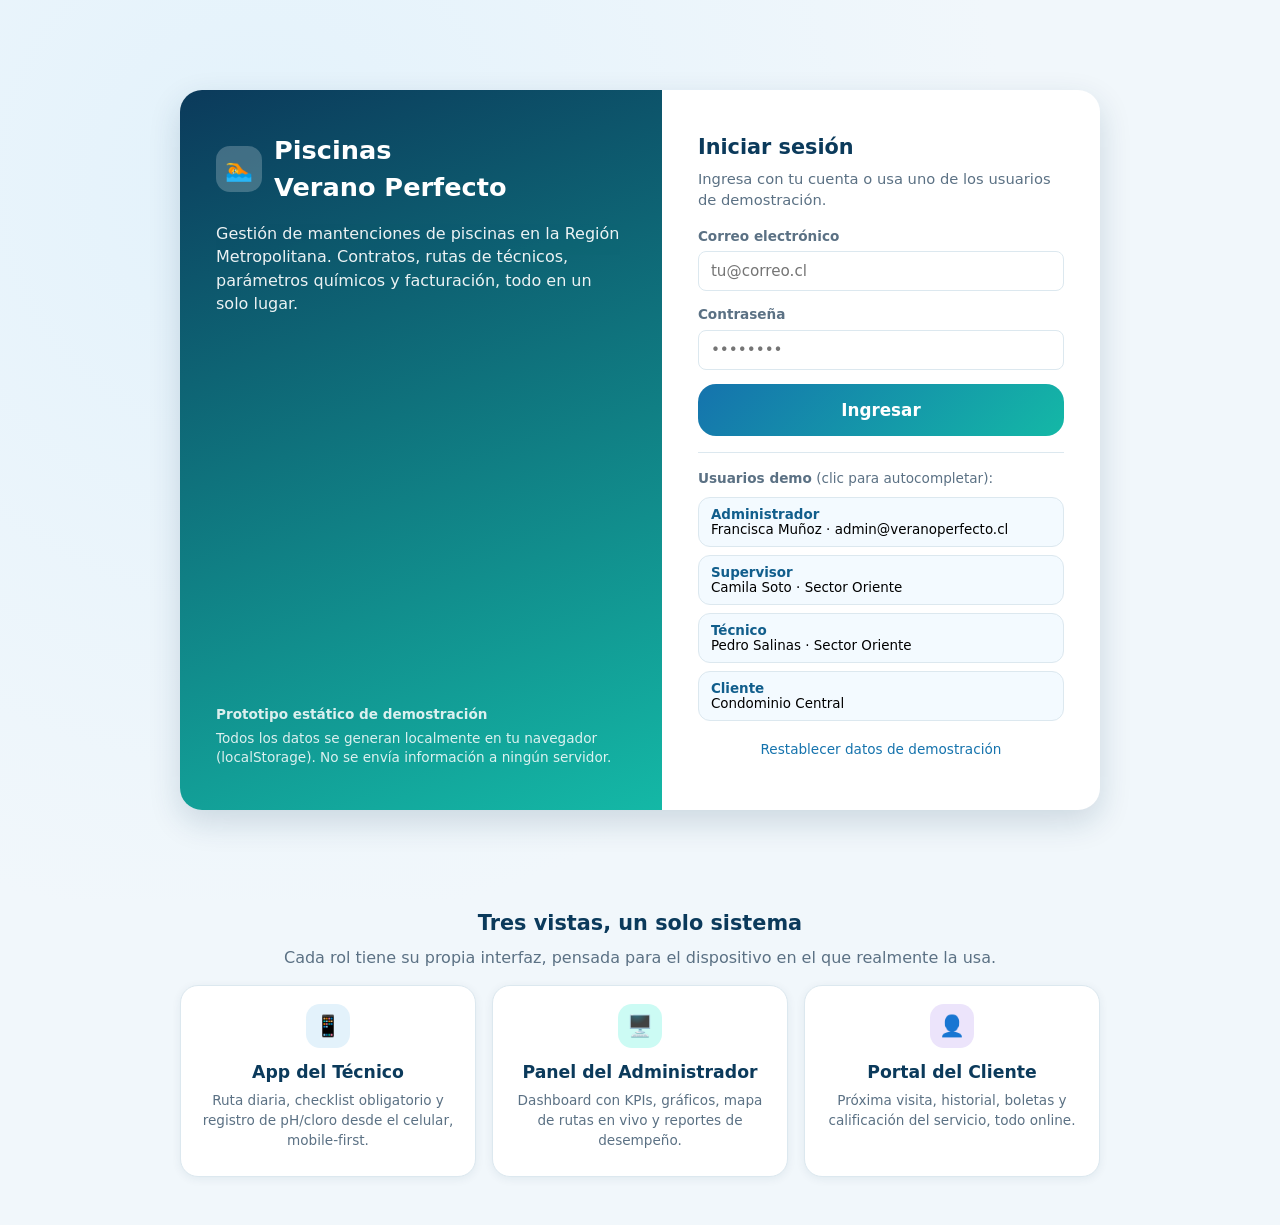
<file: semestre3/ingenieriaSoftware/experienciaAprendizaje3/evaluacion3/piscinas-main/portal.html>
<!DOCTYPE html>
<html lang="es">
<head>
<meta charset="UTF-8">
<meta name="viewport" content="width=device-width, initial-scale=1.0">
<title>Mi Cuenta · Piscinas Verano Perfecto</title>
<link rel="stylesheet" href="assets/css/styles.css">
</head>
<body>
<div id="toast-container"></div>

<div class="topbar">
  <h1>🏊 Piscinas Verano Perfecto</h1>
  <div class="flex-center gap-12">
    <span class="text-sm text-suave" id="pf-cliente-nombre"></span>
    <div class="avatar avatar-sm" id="pf-avatar">—</div>
    <a href="#" id="btn-logout-portal" class="btn btn-outline btn-sm">Cerrar sesión</a>
  </div>
</div>

<div class="portal-shell">
  <div class="card portal-banner">
    <div>
      <h1 id="pf-saludo">Hola 👋</h1>
      <p class="subtitulo" id="pf-estado-pago">—</p>
    </div>
    <span class="badge" id="pf-badge-pago">—</span>
  </div>

  <div class="quick-actions mb-16">
    <button class="btn btn-primary" id="btn-pagar-pendiente">💳 Pagar factura pendiente</button>
    <a class="btn btn-outline" href="mailto:soporte@veranoperfecto.cl">💬 Contactar soporte</a>
  </div>

  <div class="grid grid-2 mb-16">
    <div class="card stat-card">
      <div class="icon-chip icon-azul">📅</div>
      <div style="flex:1;">
        <h3>Próxima visita</h3>
        <div id="pf-proxima-visita"></div>
      </div>
    </div>
    <div class="card stat-card">
      <div class="icon-chip icon-turquesa">📋</div>
      <div style="flex:1;">
        <h3>Plan contratado</h3>
        <div id="pf-plan"></div>
      </div>
    </div>
  </div>

  <div class="card mb-16">
    <div class="flex-between flex-wrap gap-12 mb-12">
      <h2>🧹 Historial de mantenciones</h2>
      <div class="flex gap-8 flex-wrap">
        <input type="date" class="input" id="filtro-desde" style="width:auto;">
        <span class="text-suave" style="align-self:center;">a</span>
        <input type="date" class="input" id="filtro-hasta" style="width:auto;">
        <button class="btn btn-outline btn-sm" id="btn-limpiar-filtro">Limpiar</button>
      </div>
    </div>
    <div class="table-wrap">
      <table class="tabla">
        <thead><tr><th>Fecha</th><th>Piscina</th><th>Técnico</th><th>pH / Cloro</th><th>Estado</th><th>Calificación</th></tr></thead>
        <tbody id="tbody-historial"></tbody>
      </table>
    </div>
    <div class="paginacion" id="pag-historial"></div>
  </div>

  <div class="card">
    <h2 class="mb-12">🧾 Boletas y facturas</h2>
    <div class="table-wrap">
      <table class="tabla">
        <thead><tr><th>Periodo</th><th>Monto</th><th>Estado</th><th></th></tr></thead>
        <tbody id="tbody-facturas-cliente"></tbody>
      </table>
    </div>
  </div>
</div>

<!-- ===================== MODALES ===================== -->
<div class="modal-overlay" id="modal-calificar">
  <div class="modal-box">
    <div class="modal-header"><h2>Califica el servicio</h2><button class="modal-close" data-close="modal-calificar">✕</button></div>
    <form id="form-calificar">
      <input type="hidden" id="cal-visita-id">
      <p class="text-suave text-sm mb-8" id="cal-visita-resumen"></p>
      <div class="text-center mb-16">
        <div class="selector-estrellas" id="selector-estrellas">
          <span data-v="1">★</span><span data-v="2">★</span><span data-v="3">★</span><span data-v="4">★</span><span data-v="5">★</span>
        </div>
      </div>
      <div class="form-group">
        <label>Comentario (opcional)</label>
        <textarea class="input" id="cal-comentario" rows="3"></textarea>
      </div>
      <button type="submit" class="btn btn-primary btn-block">Enviar calificación</button>
    </form>
  </div>
</div>

<div class="modal-overlay" id="modal-reagendar-portal">
  <div class="modal-box">
    <div class="modal-header"><h2>Solicitar reagendamiento</h2><button class="modal-close" data-close="modal-reagendar-portal">✕</button></div>
    <form id="form-reagendar-portal">
      <input type="hidden" id="rp-visita-id">
      <p class="text-suave text-sm mb-8" id="rp-visita-resumen"></p>
      <div class="form-group">
        <label>Motivo de la solicitud</label>
        <textarea class="input" id="rp-motivo" rows="3" required placeholder="Ej: no habrá nadie en el domicilio ese día..."></textarea>
      </div>
      <p class="help-text">Tu solicitud quedará registrada para que administración coordine una nueva fecha con el técnico.</p>
      <button type="submit" class="btn btn-primary btn-block">Enviar solicitud</button>
    </form>
  </div>
</div>

<div class="modal-overlay" id="modal-boleta-cliente">
  <div class="modal-box">
    <div class="modal-header no-print"><h2>Boleta</h2><button class="modal-close" data-close="modal-boleta-cliente">✕</button></div>
    <div id="boleta-cliente-cuerpo" class="zona-imprimible"></div>
    <button class="btn btn-primary btn-block mt-16 no-print" onclick="window.print()">🖨️ Imprimir / Guardar como PDF</button>
  </div>
</div>

<script src="assets/js/utils.js"></script>
<script src="assets/js/data.js"></script>
<script src="assets/js/pricing.js"></script>
<script src="assets/js/observer.js"></script>
<script src="assets/js/auth.js"></script>
<script src="assets/js/portal.js"></script>
</body>
</html>
</file>
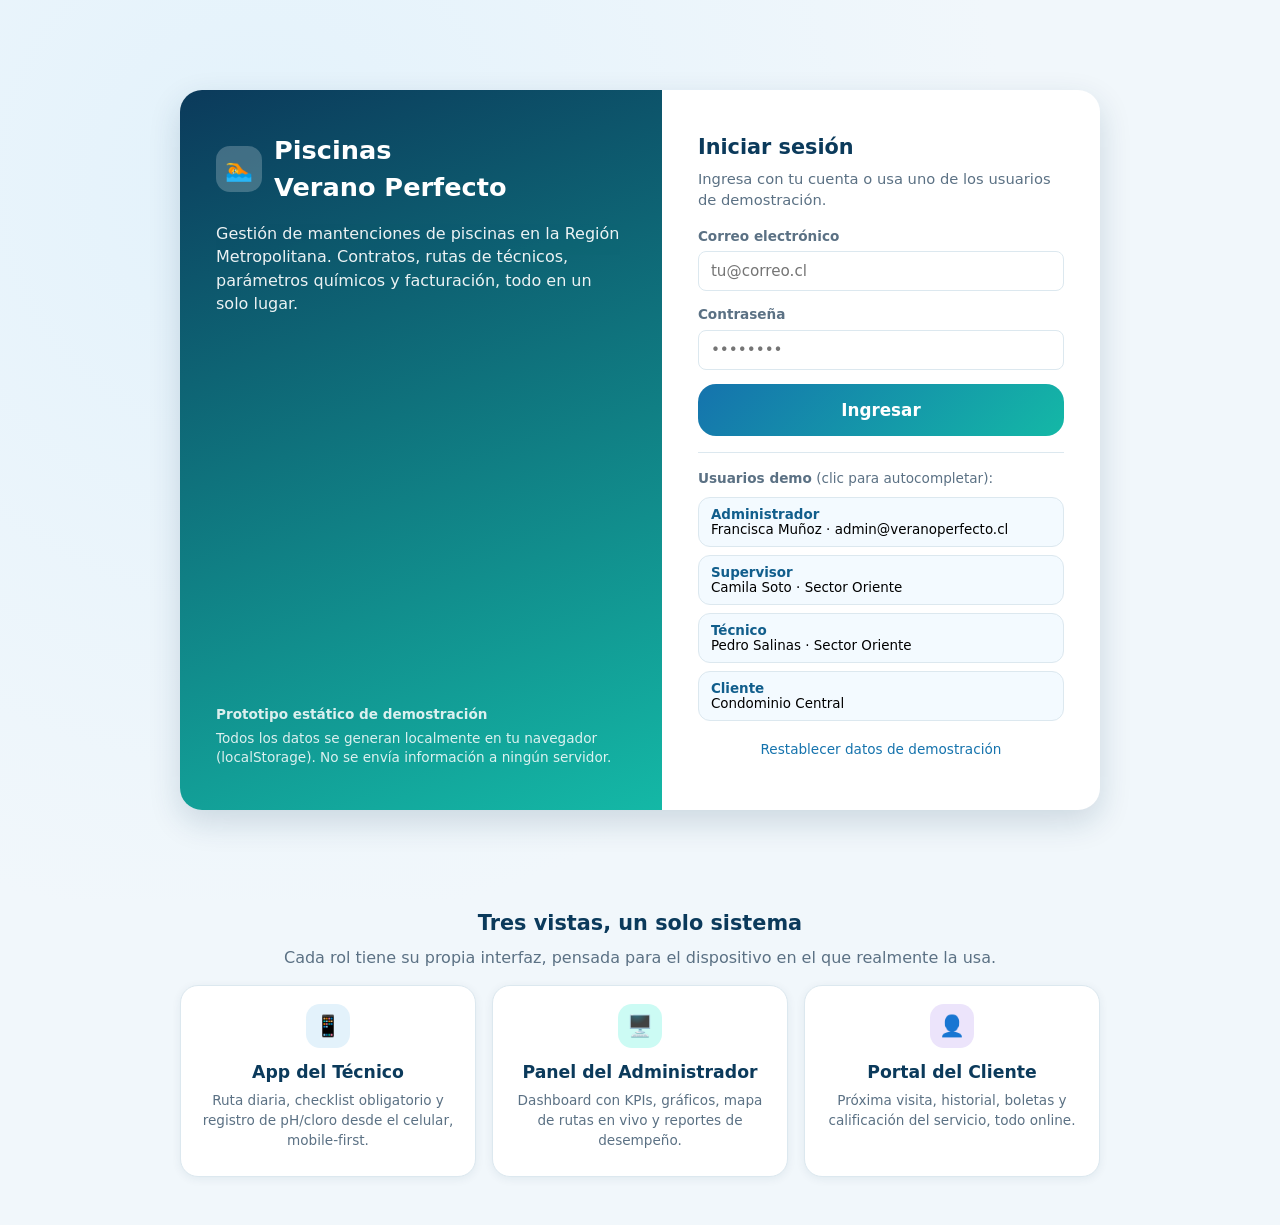
<file: semestre3/ingenieriaSoftware/experienciaAprendizaje3/evaluacion3/piscinas-main/tecnico.html>
<!DOCTYPE html>
<html lang="es">
<head>
<meta charset="UTF-8">
<meta name="viewport" content="width=device-width, initial-scale=1.0">
<title>Mi Ruta · Piscinas Verano Perfecto</title>
<link rel="stylesheet" href="assets/css/styles.css">
</head>
<body>
<div id="toast-container"></div>

<div class="tec-shell">
  <div class="tec-header">
    <div class="flex-between">
      <div>
        <h1 id="tec-saludo">Hola 👋</h1>
        <p style="opacity:.9;margin:0;" id="tec-fecha">—</p>
      </div>
      <button class="btn btn-sm tec-btn-salir" id="btn-logout-tec" title="Cerrar sesión">🚪 Salir</button>
    </div>
    <div class="tec-sync" id="tec-sync">🟢 Sincronizado</div>
  </div>

  <!-- ===== Vista lista (mi ruta de hoy) ===== -->
  <div class="tec-body" id="vista-lista">
    <div class="flex-between">
      <h3 style="margin:0;">Mi ruta de hoy</h3>
      <span class="badge badge-info" id="contador-ruta">0 visitas</span>
    </div>
    <div class="progreso-barra"><div class="progreso-barra-fill" id="ruta-progreso-bar"></div></div>
    <p class="text-sm text-suave" style="margin:0 0 4px;" id="ruta-progreso-texto">0 de 0 efectuadas</p>
    <div id="lista-visitas"></div>
  </div>

  <!-- ===== Vista detalle / formulario de visita ===== -->
  <div class="tec-body" id="vista-detalle" style="display:none;">
    <button class="btn btn-ghost btn-sm" id="btn-volver" style="align-self:flex-start;">← Volver a mi ruta</button>

    <div class="card" id="detalle-info"></div>

    <div class="card" id="bloque-form-visita" style="display:none;">
      <h3>Parámetros químicos</h3>
      <div class="input-row">
        <div class="form-group"><label>pH</label><input class="input" type="number" step="0.1" min="0" max="14" id="in-ph" placeholder="7.2"></div>
        <div class="form-group"><label>Cloro (ppm)</label><input class="input" type="number" step="0.1" min="0" id="in-cloro" placeholder="2.0"></div>
      </div>
      <div class="form-group"><label>Observaciones (opcional)</label><textarea class="input" id="in-observaciones" rows="2"></textarea></div>
      <h3>Checklist de tareas</h3>
      <div class="checklist-progreso"><div class="checklist-progreso-bar" id="checklist-progreso-bar"></div></div>
      <p class="text-sm text-suave" id="checklist-progreso-texto">0/0 tareas completas</p>
      <div class="tec-checklist" id="checklist-tareas"></div>
    </div>

    <div class="card" id="bloque-acciones" style="display:none;">
      <div class="flex gap-12">
        <button class="btn btn-outline btn-block" id="btn-mostrar-reagendar">📅 Reagendar</button>
        <button class="btn btn-outline btn-block" id="btn-mostrar-incidencia">⚠️ Incidencia</button>
      </div>
    </div>

    <div class="card" id="bloque-reagendar" style="display:none;">
      <h3>Reagendar visita</h3>
      <div class="form-group">
        <label>Motivo (obligatorio)</label>
        <textarea class="input" id="in-motivo-reagendar" rows="2" placeholder="Ej: cliente no se encontraba, acceso cerrado..."></textarea>
        <p class="error-text" id="err-reagendar" style="display:none;">Debes indicar un motivo.</p>
      </div>
      <button class="btn btn-primary btn-block" id="btn-confirmar-reagendar">Confirmar reagendamiento</button>
    </div>

    <div class="card" id="bloque-incidencia" style="display:none;">
      <h3>Reportar incidencia</h3>
      <div class="form-group">
        <label>Descripción (obligatoria)</label>
        <textarea class="input" id="in-desc-incidencia" rows="2" placeholder="Describe lo ocurrido..."></textarea>
      </div>
      <div class="form-group">
        <label>Foto (opcional)</label>
        <input class="input" type="file" accept="image/*" id="in-foto-incidencia">
        <img id="preview-foto-incidencia" class="upload-preview" style="display:none;">
      </div>
      <p class="error-text" id="err-incidencia" style="display:none;">Describe la incidencia antes de enviar.</p>
      <button class="btn btn-primary btn-block" id="btn-confirmar-incidencia">Enviar incidencia</button>
    </div>

    <div class="card" id="resumen-efectuada" style="display:none;"></div>
  </div>

  <div class="tec-bottomnav" id="tec-bottomnav">
    <span class="text-sm text-suave" id="tec-bottomnav-label">Piscinas Verano Perfecto · Vista técnico</span>
    <button class="btn btn-primary btn-lg" id="btn-iniciar-visita" style="display:none;">▶️ Iniciar visita</button>
    <button class="btn btn-primary btn-lg" id="btn-marcar-efectuada" style="display:none;">✅ Marcar Efectuada</button>
  </div>
</div>

<script src="assets/js/utils.js"></script>
<script src="assets/js/data.js"></script>
<script src="assets/js/pricing.js"></script>
<script src="assets/js/observer.js"></script>
<script src="assets/js/auth.js"></script>
<script src="assets/js/tecnico.js"></script>
</body>
</html>
</file>
<file: semestre3/ingenieriaSoftware/CASO BIBLIOTECA/mockup_biblio/css/style.css>
:root {
    --sidebar-bg: #1c1f24; 
    --sidebar-hover: #2d323a; 
    --accent-blue: #307FE2; 
    --accent-yellow: #FFB81C; 
    
    --bg-main: #f5f6f8; 
    --card-bg: #ffffff; 
    
    --text-dark: #202124; 
    --text-muted: #5f6368; 
    --border-color: #e0e0e0;
}

* {
    margin: 0;
    padding: 0;
    box-sizing: border-box;
    font-family: 'Segoe UI', Roboto, Helvetica, Arial, sans-serif;
}

body {
    background-color: var(--bg-main);
    color: var(--text-dark);
}

.is-hidden {
    display: none;
}

.role-gateway {
    min-height: 100vh;
    display: flex;
    align-items: center;
    justify-content: center;
    padding: 30px;
    background: radial-gradient(circle at top right, #e7f2ff 0%, #f5f6f8 45%, #e9eef4 100%);
}

.role-gateway-card {
    width: 100%;
    max-width: 940px;
    background: #ffffff;
    border: 1px solid #d9e4f4;
    border-radius: 16px;
    padding: 34px;
    box-shadow: 0 18px 45px rgba(35, 68, 108, 0.18);
}

.role-gateway-card h1 {
    font-size: 2rem;
    color: #1f3e60;
    margin-bottom: 8px;
}

.role-gateway-card p {
    color: var(--text-muted);
    margin-bottom: 22px;
}

.role-options {
    display: grid;
    grid-template-columns: repeat(3, minmax(0, 1fr));
    gap: 14px;
}

.role-option {
    border: 1px solid #d6e1f0;
    background: linear-gradient(180deg, #ffffff 0%, #f7faff 100%);
    border-radius: 12px;
    padding: 18px;
    display: flex;
    flex-direction: column;
    align-items: flex-start;
    gap: 8px;
    cursor: pointer;
    text-align: left;
    transition: transform 0.2s, box-shadow 0.2s, border-color 0.2s;
}

.role-option i {
    font-size: 1.6rem;
    color: #2a6fc2;
}

.role-option strong {
    font-size: 1rem;
    color: #1f2d3d;
}

.role-option span {
    color: var(--text-muted);
    font-size: 0.9rem;
    line-height: 1.35;
}

.role-option:hover {
    transform: translateY(-2px);
    box-shadow: 0 10px 24px rgba(28, 71, 123, 0.15);
    border-color: #adc7e6;
}

.dashboard-container {
    display: flex;
    min-height: 100vh;
}

.dashboard-container.is-hidden {
    display: none;
}

/* --- MENÚ LATERAL --- */
.sidebar {
    width: 260px;
    background-color: var(--sidebar-bg);
    color: #fff;
    display: flex;
    flex-direction: column;
}

.sidebar .logo {
    padding: 25px 20px;
    background-color: #15181c; 
    border-bottom: 1px solid #2d323a;
}

.sidebar .logo h2 {
    font-size: 1.4rem;
    color: var(--accent-yellow);
    font-weight: 600;
}

.user-info-sidebar {
    display: flex;
    align-items: center;
    gap: 15px;
    padding: 20px;
    border-bottom: 1px solid #2d323a;
    cursor: pointer;
    transition: background-color 0.2s ease;
}

.user-info-sidebar:hover {
    background-color: #222730;
}

.user-info-sidebar:focus {
    outline: 2px solid #8ab4f8;
    outline-offset: -2px;
}

.user-info-sidebar .avatar {
    font-size: 2.5rem;
    color: #8ab4f8; 
}

.user-info-sidebar .user-name {
    display: block;
    font-size: 0.95rem;
    font-weight: 600;
}

.user-info-sidebar .user-role {
    display: block;
    font-size: 0.8rem;
    color: #9aa0a6;
}

.nav-links {
    list-style: none;
    padding-top: 15px;
}

.nav-links li a {
    display: flex;
    align-items: center;
    padding: 14px 20px;
    color: #9aa0a6; 
    text-decoration: none;
    font-size: 0.95rem;
    transition: all 0.2s ease;
    border-left: 4px solid transparent;
}

.nav-links li a:hover {
    background-color: var(--sidebar-hover);
    color: #fff;
}

.nav-links li a.active {
    background-color: var(--sidebar-hover);
    color: #fff;
    border-left: 4px solid var(--accent-blue);
}

.nav-links li a i {
    width: 25px;
    font-size: 1.1rem;
}

/* --- ÁREA PRINCIPAL --- */
.main-content {
    flex: 1;
    display: flex;
    flex-direction: column;
}

header {
    background-color: var(--card-bg);
    padding: 15px 30px;
    display: flex;
    justify-content: space-between;
    align-items: center;
    border-bottom: 1px solid var(--border-color);
}

.header-title h1 {
    font-size: 1.3rem;
    font-weight: 500;
}

.btn-logout {
    background: none;
    border: none;
    color: var(--text-muted);
    font-size: 0.95rem;
    cursor: pointer;
    transition: color 0.2s;
}

.btn-logout:hover {
    color: #d93025; 
}

.header-actions {
    display: flex;
    align-items: center;
    gap: 12px;
}

.btn-profile-tab {
    border: 1px solid #c9d8eb;
    background: #f1f7ff;
    color: #1f4f85;
    padding: 8px 14px;
    border-radius: 6px;
    cursor: pointer;
    font-weight: 600;
}

.btn-profile-tab:hover {
    background: #e2efff;
}

.content-wrapper {
    padding: 30px;
}

.section-header {
    margin-bottom: 25px;
}

.section-header h2 {
    font-size: 1.8rem;
    font-weight: 400;
    margin-bottom: 5px;
}

.section-header p {
    color: var(--text-muted);
}

.profile-card {
    background: var(--card-bg);
    border: 1px solid var(--border-color);
    border-radius: 8px;
    padding: 22px;
    max-width: 680px;
}

.profile-title {
    display: flex;
    align-items: center;
    gap: 14px;
    margin-bottom: 20px;
}

.profile-title i {
    font-size: 2.2rem;
    color: #2a6fc2;
}

.profile-title h3 {
    font-size: 1.2rem;
    margin-bottom: 4px;
}

.profile-title p {
    color: var(--text-muted);
    font-size: 0.92rem;
}

.profile-details {
    display: grid;
    grid-template-columns: repeat(2, minmax(0, 1fr));
    gap: 14px;
}

.profile-details div {
    border: 1px solid #e6ecf5;
    border-radius: 8px;
    padding: 12px;
}

.profile-details span {
    display: block;
    color: var(--text-muted);
    font-size: 0.82rem;
    margin-bottom: 6px;
}

.profile-details strong {
    color: var(--text-dark);
    font-size: 0.95rem;
}

/* --- BARRA DE BÚSQUEDA --- */
.search-bar {
    display: flex;
    gap: 15px;
    margin-bottom: 15px;
}

.search-input-group {
    flex: 1;
    position: relative;
    display: flex;
    align-items: center;
}

.search-input-group i {
    position: absolute;
    left: 15px;
    color: var(--text-muted);
}

.search-input-group input {
    width: 100%;
    padding: 12px 15px 12px 40px;
    border: 1px solid var(--border-color);
    border-radius: 4px;
    font-size: 0.95rem;
    outline: none;
    transition: border-color 0.2s;
}

.search-input-group input:focus {
    border-color: var(--accent-blue);
}

.filter-select {
    padding: 12px;
    border: 1px solid var(--border-color);
    border-radius: 4px;
    background-color: white;
    outline: none;
    min-width: 180px;
}

.btn-primary {
    background-color: var(--accent-blue);
    color: white;
    border: none;
    padding: 0 25px;
    border-radius: 4px;
    cursor: pointer;
    font-weight: 500;
    transition: background-color 0.2s;
}

.btn-primary:hover {
    background-color: #2566b8;
}

.results-count {
    font-size: 0.85rem;
    color: var(--text-muted);
    margin-bottom: 20px;
}

/* --- TARJETAS --- */
.cards-grid {
    display: grid;
    grid-template-columns: repeat(auto-fill, minmax(280px, 1fr));
    gap: 25px;
}

.resource-card {
    background: var(--card-bg);
    border: 1px solid var(--border-color);
    border-radius: 6px;
    overflow: hidden;
    transition: transform 0.2s, box-shadow 0.2s;
}

.resource-card:hover {
    transform: translateY(-3px);
    box-shadow: 0 6px 15px rgba(0,0,0,0.08);
}

.card-image {
    height: 120px;
    display: flex;
    align-items: center;
    justify-content: center;
    color: white;
    text-align: center;
    padding: 20px;
}

.blue-bg { background: linear-gradient(135deg, #307FE2, #1a5ca8); }
.dark-bg { background: linear-gradient(135deg, #1c1f24, #3a414a); }
.yellow-bg { background: linear-gradient(135deg, #FFB81C, #d99a11); color: #1c1f24;}
.green-bg { background: linear-gradient(135deg, #2e8b57, #1f5f3c); }
.wine-bg { background: linear-gradient(135deg, #7d1f3f, #52142a); }
.teal-bg { background: linear-gradient(135deg, #0f8b8d, #0b5f61); }
.gray-bg { background: linear-gradient(135deg, #4f5d75, #2f3a4d); }
.indigo-bg { background: linear-gradient(135deg, #4056a1, #273469); }

.card-image h3 {
    font-size: 1.2rem;
    font-weight: 500;
}

.card-content {
    padding: 20px;
    border-bottom: 1px solid #f0f0f0;
}

.card-content h4 {
    font-size: 1rem;
    margin: 10px 0 5px 0;
    color: var(--text-dark);
}

.author {
    font-size: 0.9rem;
    color: var(--text-muted);
}

.isbn {
    font-size: 0.8rem;
    color: #9aa0a6;
    margin-top: 10px;
}

.badge {
    display: inline-block;
    padding: 4px 8px;
    border-radius: 4px;
    font-size: 0.75rem;
    font-weight: 600;
    text-transform: uppercase;
}

.badge-success { background-color: #e6f4ea; color: #137333; }
.badge-danger { background-color: #fce8e6; color: #c5221f; }

.card-footer {
    padding: 15px 20px;
    display: flex;
    justify-content: space-between;
    align-items: center;
    background-color: #fafafa;
}

.btn-outline {
    background: transparent;
    border: 1px solid var(--border-color);
    color: var(--text-dark);
    padding: 8px 15px;
    border-radius: 4px;
    cursor: pointer;
    font-weight: 500;
    transition: all 0.2s;
}

.btn-outline:not(:disabled):hover {
    border-color: var(--accent-blue);
    color: var(--accent-blue);
}

.btn-outline:disabled {
    color: #9aa0a6;
    background-color: #f1f3f4;
    cursor: not-allowed;
}

.icon-action {
    color: var(--text-muted);
    cursor: pointer;
    font-size: 1.1rem;
}

.icon-action:hover {
    color: var(--accent-yellow);
}
.form-container {
    background-color: var(--card-bg);
    padding: 20px;
    border: 1px solid var(--border-color);
    border-radius: 6px;
    max-width: 500px;
}

.form-group {
    margin-bottom: 15px;
}

.form-group label {
    display: block;
    margin-bottom: 5px;
    font-weight: 500;
    font-size: 0.9rem;
}

.form-group input {
    width: 100%;
    padding: 10px;
    border: 1px solid var(--border-color);
    border-radius: 4px;
    outline: none;
}

.form-group input:focus {
    border-color: var(--accent-blue);
}

.isbn-scan-row {
    display: flex;
    gap: 10px;
    align-items: center;
}

.btn-secondary {
    border: 1px solid #c9d8eb;
    background: #f1f7ff;
    color: #1f4f85;
    padding: 10px 14px;
    border-radius: 6px;
    cursor: pointer;
    font-weight: 600;
    white-space: nowrap;
    transition: all 0.2s ease;
}

.btn-secondary:hover:not(:disabled) {
    background: #e2efff;
    border-color: #a8c3e7;
}

.btn-secondary:disabled {
    cursor: not-allowed;
    opacity: 0.75;
}

.scan-status {
    margin-top: 8px;
    font-size: 0.83rem;
    color: var(--text-muted);
}

.scan-status.scanning {
    color: #0f5fb5;
}

.scan-status.success {
    color: #137333;
}

.form-error {
    margin-top: 8px;
    color: #c5221f;
    font-size: 0.85rem;
}

.mini-form-card {
    background: #f8fbff;
    border: 1px solid #d6e4f6;
    border-radius: 8px;
    padding: 16px;
    margin-bottom: 14px;
}

.mini-form-card h3 {
    font-size: 1rem;
    margin-bottom: 12px;
    color: #1f3e60;
}

.mini-form-grid {
    display: grid;
    grid-template-columns: repeat(2, minmax(0, 1fr));
    gap: 10px;
}

.mini-form-grid input,
.mini-form-grid select {
    width: 100%;
    padding: 10px;
    border: 1px solid #cddcee;
    border-radius: 6px;
    font-size: 0.9rem;
    outline: none;
}

.mini-form-grid input:focus,
.mini-form-grid select:focus {
    border-color: var(--accent-blue);
}

.mini-form-actions {
    margin-top: 12px;
    display: flex;
    gap: 10px;
}

.data-table {
    width: 100%;
    border-collapse: collapse;
    background-color: var(--card-bg);
    box-shadow: 0 1px 3px rgba(0,0,0,0.05);
}

.data-table th, .data-table td {
    padding: 12px 15px;
    text-align: left;
    border-bottom: 1px solid var(--border-color);
    font-size: 0.95rem;
}

.data-table th {
    background-color: #f8f9fa;
    font-weight: 600;
    color: var(--text-muted);
}

.data-table tbody tr:hover {
    background-color: #f1f3f4;
}

.no-results {
    grid-column: 1 / -1;
    background-color: var(--card-bg);
    border: 1px dashed var(--border-color);
    border-radius: 6px;
    padding: 30px;
    text-align: center;
    color: var(--text-muted);
}

.no-results i {
    font-size: 1.5rem;
    margin-bottom: 10px;
    color: var(--accent-blue);
}

.modal-overlay {
    position: fixed;
    inset: 0;
    background: rgba(0, 0, 0, 0.45);
    display: none;
    align-items: center;
    justify-content: center;
    z-index: 2000;
    padding: 20px;
}

.modal-overlay.active {
    display: flex;
}

.ticket-modal {
    width: 100%;
    max-width: 560px;
    background: linear-gradient(180deg, #ffffff 0%, #f8fbff 100%);
    border-radius: 14px;
    border: 1px solid #d7e4f7;
    box-shadow: 0 20px 40px rgba(25, 56, 94, 0.25);
    padding: 28px;
    position: relative;
}

.profile-panel {
    width: 100%;
    max-width: 620px;
    background: #ffffff;
    border-radius: 14px;
    border: 1px solid #d7e4f7;
    box-shadow: 0 20px 40px rgba(25, 56, 94, 0.25);
    padding: 28px;
    position: relative;
}

.ticket-close {
    border: none;
    background: transparent;
    color: var(--text-muted);
    position: absolute;
    top: 14px;
    right: 14px;
    font-size: 1.3rem;
    cursor: pointer;
}

.ticket-close:hover {
    color: #c5221f;
}

.ticket-header {
    padding-bottom: 14px;
    border-bottom: 1px dashed #bfd1e9;
    margin-bottom: 18px;
}

.ticket-header h3 {
    font-size: 1.45rem;
    color: #163a63;
    margin-bottom: 4px;
}

.ticket-header p {
    color: var(--text-muted);
    font-size: 0.95rem;
}

.ticket-code {
    font-size: 1.05rem;
    font-weight: 700;
    color: #0f5fb5;
    background: #eaf3ff;
    border: 1px solid #cfe0f7;
    padding: 10px 12px;
    border-radius: 8px;
    margin-bottom: 16px;
    letter-spacing: 0.5px;
}

.ticket-details {
    display: grid;
    grid-template-columns: 1fr 1fr;
    gap: 14px;
}

.ticket-details div {
    background-color: #ffffff;
    border: 1px solid #e4edf8;
    border-radius: 10px;
    padding: 12px;
}

.ticket-details span {
    display: block;
    font-size: 0.8rem;
    color: var(--text-muted);
    margin-bottom: 6px;
    text-transform: uppercase;
    letter-spacing: 0.3px;
}

.ticket-details strong {
    color: #1f2d3d;
    font-size: 0.98rem;
}

.ticket-footer {
    margin-top: 18px;
    padding-top: 16px;
    border-top: 1px dashed #bfd1e9;
    display: flex;
    justify-content: space-between;
    align-items: center;
    gap: 16px;
}

.ticket-footer p {
    color: var(--text-muted);
    font-size: 0.9rem;
}

@media (max-width: 700px) {
    .role-options {
        grid-template-columns: 1fr;
    }

    .role-gateway-card {
        padding: 24px;
    }

    .profile-details {
        grid-template-columns: 1fr;
    }

    .header-actions {
        gap: 8px;
    }

    .btn-profile-tab,
    .btn-logout {
        font-size: 0.85rem;
    }

    .mini-form-grid {
        grid-template-columns: 1fr;
    }

    .isbn-scan-row {
        flex-direction: column;
        align-items: stretch;
    }

    .ticket-modal {
        padding: 22px;
    }

    .ticket-details {
        grid-template-columns: 1fr;
    }

    .ticket-footer {
        flex-direction: column;
        align-items: flex-start;
    }
}
</file>
<file: semestre3/ingenieriaSoftware/CASO SEMESTRAL/PRIMERA PRESENTACION/MOCKUP_CASO_PISCINA/styles.css>
* {
    box-sizing: border-box;
    margin: 0;
    padding: 0;
}

body {
    font-family: 'Inter', sans-serif;
    background-color: #f1f5f9; /* Softer realistic light background */
    color: #1e293b;
    height: 100vh;
}

.app-container {
    display: flex;
    height: 100vh;
    overflow: hidden;
}

/* Sidebar Gradient & Shadow */
.sidebar {
    width: 260px;
    background: linear-gradient(180deg, #1e3a5f 0%, #0f172a 100%);
    color: white;
    display: flex;
    flex-direction: column;
    box-shadow: 4px 0 15px rgba(0, 0, 0, 0.05); /* Soft shadow popping aside */
    z-index: 10;
}

/* Logo Integration */
.sidebar-header {
    padding: 2rem 1.5rem 1.5rem;
    text-align: center;
    border-bottom: 1px solid rgba(255, 255, 255, 0.08);
}

.logo-img {
    width: 120px;
    height: auto;
    margin-bottom: 1.2rem;
    background-color: #ffffff;
    padding: 12px 15px;
    border-radius: 20px;
    box-shadow: 0 10px 20px rgba(0,0,0,0.4), 0 0 15px rgba(56, 189, 248, 0.2);
    transition: all 0.4s cubic-bezier(0.175, 0.885, 0.32, 1.275);
}

.logo-img:hover {
    transform: scale(1.08) translateY(-4px);
    box-shadow: 0 15px 25px rgba(0,0,0,0.5), 0 0 30px rgba(56, 189, 248, 0.6);
}

.sidebar-title {
    font-size: 1.35rem;
    font-weight: 700;
    color: #ffffff;
    text-shadow: 0 2px 12px rgba(56, 189, 248, 0.6);
    letter-spacing: 0.5px;
}

.sidebar-nav {
    display: flex;
    flex-direction: column;
    padding: 1.5rem 0;
}

.sidebar-nav a {
    color: #cbd5e1;
    text-decoration: none;
    padding: 1.2rem 1.8rem;
    font-weight: 500;
    font-size: 1.1rem;
    transition: all 0.2s ease;
    display: flex;
    align-items: center;
    margin-bottom: 0.3rem;
}

.nav-icon {
    margin-right: 15px;
    font-size: 1.4rem;
    opacity: 0.8;
}

.sidebar-nav a:hover, .sidebar-nav a.active {
    background-color: rgba(255, 255, 255, 0.06);
    color: white;
    border-left: 4px solid #38bdf8;
}

/* Main Content */
.main-content {
    flex: 1;
    padding: 2.5rem 3.5rem;
    overflow-y: auto;
}

.header-top {
    display: flex;
    justify-content: space-between;
    align-items: flex-start;
    margin-bottom: 2.5rem;
}

.header-text-group h1 {
    font-size: 1.7rem;
    font-weight: 700;
    color: #0f172a;
}

.subtitle {
    font-size: 0.95rem;
    color: #64748b;
    margin-top: 0.3rem;
}

/* Modern User Profile tag */
.user-info {
    display: flex;
    align-items: center;
    font-size: 0.9rem;
    color: #475569;
    background: white;
    padding: 0.5rem 1rem;
    border-radius: 999px;
    box-shadow: 0 1px 3px rgba(0,0,0,0.05);
    border: 1px solid #e2e8f0;
}

.user-avatar {
    background-color: #38bdf8;
    color: white;
    width: 28px;
    height: 28px;
    display: flex;
    align-items: center;
    justify-content: center;
    border-radius: 50%;
    margin-right: 8px;
    font-weight: 700;
    font-size: 0.8rem;
}

/* Alert Banner Pulse */
@keyframes softPulse {
    0% { box-shadow: 0 0 0 0 rgba(253, 230, 138, 0.4); }
    70% { box-shadow: 0 0 0 10px rgba(253, 230, 138, 0); }
    100% { box-shadow: 0 0 0 0 rgba(253, 230, 138, 0); }
}

.alert-banner {
    background-color: #fef3c7;
    border: 1px solid #fde68a;
    border-left: 5px solid #d97706; /* Stronger accent side boundary */
    border-radius: 0.5rem;
    padding: 1rem 1.5rem;
    display: flex;
    align-items: center;
    margin-bottom: 2.5rem;
    animation: softPulse 2s infinite;
}

.alert-icon {
    font-size: 1.25rem;
    margin-right: 0.75rem;
}

.alert-text {
    flex: 1;
    color: #92400e;
    font-size: 0.95rem;
}

.alert-text strong {
    color: #b45309;
}

.btn-alert {
    background-color: white;
    border: 1px solid #d97706;
    color: #d97706;
    padding: 0.5rem 1rem;
    border-radius: 0.375rem;
    font-weight: 600;
    font-size: 0.85rem;
    cursor: pointer;
    transition: all 0.2s ease;
}

.btn-alert:hover {
    background-color: #d97706;
    color: white;
}

/* Elevated Cards */
.summary-cards {
    display: grid;
    grid-template-columns: repeat(3, 1fr);
    gap: 1.5rem;
    margin-bottom: 2.5rem;
}

.card {
    background-color: white;
    border-radius: 1rem;
    padding: 2rem;
    text-align: center;
    box-shadow: 0 4px 6px -1px rgba(0, 0, 0, 0.05), 0 2px 4px -1px rgba(0, 0, 0, 0.03);
    border: 1px solid #e2e8f0;
    position: relative;
    overflow: hidden;
    transition: transform 0.3s ease, box-shadow 0.3s ease;
}

.card:hover {
    transform: translateY(-5px);
    box-shadow: 0 10px 15px -3px rgba(0, 0, 0, 0.08), 0 4px 6px -2px rgba(0, 0, 0, 0.04);
}

.card-neutral { border-top: 4px solid #64748b; }
.card-blue { border-top: 4px solid #3b82f6; }
.card-green { border-top: 4px solid #10b981; }

.card-icon {
    font-size: 1.5rem;
    margin-bottom: 0.5rem;
    opacity: 0.8;
}

.card h3 {
    font-size: 1.05rem;
    color: #475569;
    font-weight: 600;
    margin-bottom: 0.5rem;
}

.card-value {
    font-size: 2.8rem;
    font-weight: 700;
    color: #1e293b;
}

.card-value.blue { color: #3b82f6; }
.card-value.green { color: #10b981; }

/* Table Section */
.section-header h2 {
    font-size: 1.15rem;
    font-weight: 700;
    margin-bottom: 1.2rem;
    color: #1e293b;
}

.section-header h2 span {
    font-weight: 400;
    color: #64748b;
    font-size: 1rem;
}

.table-container {
    background-color: white;
    border-radius: 1rem;
    box-shadow: 0 4px 6px -1px rgba(0, 0, 0, 0.05);
    border: 1px solid #e2e8f0;
    overflow: hidden;
}

table {
    width: 100%;
    border-collapse: collapse;
    text-align: left;
}

th, td {
    padding: 1.2rem 1.5rem;
    border-bottom: 1px solid #f1f5f9;
}

th {
    background-color: #f8fafc;
    font-size: 0.85rem;
    font-weight: 600;
    color: #64748b;
    text-transform: uppercase;
    letter-spacing: 0.5px;
}

tbody tr {
    transition: background-color 0.2s ease;
}

tbody tr:hover {
    background-color: #f8fafc;
}

td {
    font-size: 0.95rem;
    color: #334155;
    vertical-align: middle;
}

td strong {
    color: #0f172a;
    font-weight: 600;
    font-size: 0.98rem;
}

td .address {
    font-size: 0.85rem;
    color: #64748b;
    margin-top: 0.2rem;
    display: inline-block;
}

.tag {
    padding: 0.35rem 0.8rem;
    border-radius: 9999px;
    font-size: 0.75rem;
    font-weight: 600;
    display: inline-block;
}

.tag-warning {
    background-color: #fef3c7;
    color: #92400e;
}

.tag-success {
    background-color: #d1fae5;
    color: #065f46;
}

/* Modern Gradient Buttons */
.btn-action {
    background: linear-gradient(135deg, #3b82f6 0%, #2563eb 100%);
    color: white;
    border: none;
    padding: 0.5rem 1.2rem;
    border-radius: 0.5rem;
    font-weight: 500;
    font-size: 0.85rem;
    cursor: pointer;
    box-shadow: 0 2px 4px rgba(59, 130, 246, 0.3);
    transition: all 0.2s ease;
}

.btn-action:hover {
    transform: translateY(-2px);
    box-shadow: 0 4px 6px rgba(59, 130, 246, 0.4);
}
</file>
<file: semestre3/ingenieriaSoftware/experienciaAprendizaje3/evaluacion3/piscinas-main/assets/css/styles.css>
/* =========================================================================
   Piscinas Verano Perfecto — Design system
   Paleta azul/turquesa, tarjetas redondeadas, tipografía limpia.
   CSS plano (sin frameworks) para que el prototipo sea 100% portable.
   ========================================================================= */

:root {
  --azul-900: #0b3a5b;
  --azul-700: #115e8c;
  --azul-600: #1573ad;
  --azul-500: #1c8fd1;
  --turquesa-500: #14b8a6;
  --turquesa-400: #2dd4bf;
  --turquesa-100: #ccfbf4;
  --azul-100: #e3f2fb;
  --azul-50: #f3faff;

  --bg: #f1f7fb;
  --card-bg: #ffffff;
  --texto: #1f2d3a;
  --texto-suave: #5b7184;
  --borde: #dce8ef;

  --verde: #16a34a;
  --verde-bg: #e7f8ed;
  --amarillo: #b45309;
  --amarillo-bg: #fef3e0;
  --rojo: #dc2626;
  --rojo-bg: #fde8e8;
  --gris-bg: #eef2f5;

  --radius-lg: 18px;
  --radius-md: 12px;
  --radius-sm: 8px;
  --sombra: 0 2px 10px rgba(15, 55, 85, 0.07);
  --sombra-lg: 0 12px 32px rgba(15, 55, 85, 0.16);
}

* { box-sizing: border-box; }
html, body { margin: 0; padding: 0; }

body {
  font-family: 'Segoe UI', system-ui, -apple-system, 'Helvetica Neue', Arial, sans-serif;
  background: var(--bg);
  color: var(--texto);
  line-height: 1.45;
}

h1, h2, h3, h4 { margin: 0 0 6px; font-weight: 700; color: var(--azul-900); }
h1 { font-size: 1.7rem; }
h2 { font-size: 1.3rem; }
h3 { font-size: 1.08rem; }
p { margin: 0 0 8px; }
a { color: var(--azul-600); text-decoration: none; }
small.subtitulo, .subtitulo { color: var(--texto-suave); font-size: 0.92rem; }

button { font-family: inherit; cursor: pointer; }
input, select, textarea { font-family: inherit; font-size: 0.95rem; }

/* ---------- Layout genérico ---------- */
.app-shell { display: flex; min-height: 100vh; }
.main-content { flex: 1; min-width: 0; }
.container { max-width: 1280px; margin: 0 auto; padding: 0 20px; }
.page-pad { padding: 22px 24px 60px; }

.grid { display: grid; gap: 16px; }
.grid-2 { grid-template-columns: repeat(2, 1fr); }
.grid-3 { grid-template-columns: repeat(3, 1fr); }
.grid-4 { grid-template-columns: repeat(4, 1fr); }
@media (max-width: 900px) {
  .grid-4 { grid-template-columns: repeat(2, 1fr); }
  .grid-3 { grid-template-columns: repeat(2, 1fr); }
}
@media (max-width: 600px) {
  .grid-4, .grid-3, .grid-2 { grid-template-columns: 1fr; }
}

.flex { display: flex; }
.flex-between { display: flex; align-items: center; justify-content: space-between; }
.flex-center { display: flex; align-items: center; }
.flex-wrap { flex-wrap: wrap; }
.gap-8 { gap: 8px; } .gap-12 { gap: 12px; } .gap-16 { gap: 16px; }
.mt-8{margin-top:8px;} .mt-12{margin-top:12px;} .mt-16{margin-top:16px;} .mt-24{margin-top:24px;}
.mb-8{margin-bottom:8px;} .mb-12{margin-bottom:12px;} .mb-16{margin-bottom:16px;}

/* ---------- Tarjetas ---------- */
.card {
  background: var(--card-bg);
  border-radius: var(--radius-lg);
  border: 1px solid var(--borde);
  box-shadow: var(--sombra);
  padding: 18px 20px;
  transition: box-shadow .2s ease, transform .2s ease;
}
.card-sm { padding: 14px 16px; border-radius: var(--radius-md); }

.kpi-card { display: flex; flex-direction: column; gap: 4px; }
.kpi-card .kpi-row { display: flex; align-items: flex-start; justify-content: space-between; gap: 10px; }
.kpi-card .kpi-valor { font-size: 2.1rem; font-weight: 800; color: var(--azul-700); line-height: 1.15; }
.kpi-card .kpi-label { color: var(--texto-suave); font-size: 0.88rem; display: block; margin-bottom: 2px; }
.kpi-card.acento-turquesa .kpi-valor { color: var(--turquesa-500); }
.kpi-card.acento-verde .kpi-valor { color: var(--verde); }
.kpi-card.acento-rojo .kpi-valor { color: var(--rojo); }
.kpi-card:hover, .stat-card:hover, .visita-card:hover, .feature-card:hover { box-shadow: var(--sombra-lg); transform: translateY(-2px); }

/* ---------- Icon chips (cuadrados/redondos de color con un emoji/icono) ---------- */
.icon-chip {
  width: 44px; height: 44px; border-radius: 14px; flex-shrink: 0;
  display: flex; align-items: center; justify-content: center; font-size: 1.3rem;
}
.icon-azul { background: var(--azul-100); color: var(--azul-700); }
.icon-turquesa { background: var(--turquesa-100); color: var(--turquesa-500); }
.icon-verde { background: var(--verde-bg); color: var(--verde); }
.icon-morado { background: #ece4fb; color: #6d3fc0; }

/* ---------- Tarjetas estilo "stat" (icono + contenido) ---------- */
.stat-card { display: flex; gap: 14px; align-items: flex-start; }
.stat-card > .icon-chip { margin-top: 2px; }

/* ---------- Avatares (iniciales sobre fondo de color determinista) ---------- */
.avatar {
  width: 40px; height: 40px; border-radius: 50%; color: #fff; flex-shrink: 0;
  display: flex; align-items: center; justify-content: center;
  font-weight: 700; font-size: 0.85rem; letter-spacing: 0.02em;
}
.avatar.avatar-sm { width: 34px; height: 34px; font-size: 0.75rem; }
.avatar.avatar-xs { width: 26px; height: 26px; font-size: 0.65rem; }
.avatar-0 { background: linear-gradient(135deg, var(--azul-600), var(--azul-900)); }
.avatar-1 { background: linear-gradient(135deg, var(--turquesa-400), #0d9488); }
.avatar-2 { background: linear-gradient(135deg, #a78bfa, #6d28d9); }
.avatar-3 { background: linear-gradient(135deg, #fbbf24, #b45309); }
.avatar-4 { background: linear-gradient(135deg, #f472b6, #be185d); }
.avatar-5 { background: linear-gradient(135deg, #34d399, #047857); }

/* ---------- Gráficos en línea (SVG, sin librerías) ---------- */
.chart-card h3 { margin-bottom: 2px; }
.mini-chart { width: 100%; height: 110px; display: block; }
.chart-labels { display: flex; justify-content: space-between; font-size: 0.72rem; color: var(--texto-suave); margin-top: 2px; padding: 0 6px; }

/* ---------- Bloque inferior del dashboard: mapa + lista de técnicos ---------- */
.grid-dash-bottom { display: grid; grid-template-columns: 1.7fr 1fr; gap: 16px; }
@media (max-width: 900px) { .grid-dash-bottom { grid-template-columns: 1fr; } }

.mapa-lienzo {
  position: relative; height: 230px; border-radius: var(--radius-md);
  overflow: hidden; border: 1px solid var(--borde);
  background:
    linear-gradient(0deg, rgba(255,255,255,0.55) 1px, transparent 1px) 0 0/100% 38px,
    linear-gradient(90deg, rgba(255,255,255,0.55) 1px, transparent 1px) 0 0/52px 100%,
    linear-gradient(135deg, var(--azul-100), var(--turquesa-100));
}
.mapa-pin {
  position: absolute; transform: translate(-50%, -100%); display: flex; flex-direction: column;
  align-items: center; cursor: pointer; background: none; border: none; padding: 0; font: inherit;
  transition: transform .15s ease;
}
.mapa-pin:hover, .mapa-pin:focus-visible { transform: translate(-50%, -100%) scale(1.12); }
.mapa-pin:focus-visible { outline: 2px solid var(--azul-600); outline-offset: 2px; border-radius: 999px; }
.mapa-pin.activo .mapa-pin-dot { filter: drop-shadow(0 4px 6px rgba(11,58,91,0.5)); }
.mapa-pin.activo .mapa-pin-label { background: var(--azul-700); color: #fff; }
.mapa-pin.activo .mapa-pin-label b { color: #5eead4; }
.mapa-pin-dot { font-size: 1.5rem; filter: drop-shadow(0 3px 4px rgba(11,58,91,0.35)); }
.mapa-pin-label {
  background: #fff; border-radius: 999px; padding: 2px 9px; font-size: 0.72rem; font-weight: 700;
  color: var(--azul-700); box-shadow: var(--sombra); white-space: nowrap; margin-top: -3px;
  transition: background .15s ease, color .15s ease;
}
.mapa-pin-label b { color: var(--turquesa-500); }

.mapa-detalle { margin-top: 12px; padding: 12px 14px; border-radius: var(--radius-md); background: var(--azul-50); border: 1px solid var(--borde); }
.mapa-detalle-item { display: flex; align-items: center; justify-content: space-between; gap: 10px; padding: 8px 0; border-top: 1px solid var(--borde); }
.mapa-detalle-item:first-of-type { border-top: none; }

.lista-tecnicos { display: flex; flex-direction: column; gap: 6px; max-height: 230px; overflow-y: auto; }
.tecnico-item { display: flex; align-items: center; gap: 10px; padding: 8px; border-radius: var(--radius-sm); }
.tecnico-item:hover { background: var(--azul-50); }
.tecnico-item-info { flex: 1; display: flex; flex-direction: column; min-width: 0; }
.tecnico-item-info strong { font-size: 0.9rem; }

/* ---------- Acciones rápidas (botones en grid, p.ej. portal cliente) ---------- */
.quick-actions { display: grid; grid-template-columns: 1fr 1fr; gap: 10px; }
@media (max-width: 560px) { .quick-actions { grid-template-columns: 1fr; } }

/* ---------- Feature strip (login) ---------- */
.feature-strip { max-width: 960px; margin: 8px auto 0; padding: 0 20px 48px; }
.feature-card { text-align: center; }
.feature-card .icon-chip { margin: 0 auto 12px; }

/* ---------- Botones ---------- */
.btn {
  display: inline-flex; align-items: center; justify-content: center; gap: 6px;
  border: none; border-radius: var(--radius-md);
  padding: 10px 16px; font-weight: 600; font-size: 0.92rem;
  transition: transform .05s ease, box-shadow .15s ease, opacity .15s ease;
}
.btn:active { transform: scale(0.97); }
.btn:disabled { opacity: 0.55; cursor: not-allowed; }
.btn-primary { background: linear-gradient(135deg, var(--azul-600), var(--turquesa-500)); color: #fff; }
.btn-secondary { background: var(--azul-100); color: var(--azul-700); }
.btn-outline { background: transparent; border: 1.5px solid var(--borde); color: var(--texto); }
.btn-danger { background: var(--rojo-bg); color: var(--rojo); }
.btn-ghost { background: transparent; color: var(--azul-700); }
.btn-sm { padding: 6px 12px; font-size: 0.82rem; }
.btn-lg { padding: 16px 22px; font-size: 1.05rem; border-radius: var(--radius-lg); width: 100%; }
.btn-block { width: 100%; }

/* ---------- Badges / estados ---------- */
.badge {
  display: inline-flex; align-items: center; gap: 5px;
  padding: 4px 10px; border-radius: 999px; font-size: 0.78rem; font-weight: 700;
  white-space: nowrap;
}
.badge-pendiente { background: var(--gris-bg); color: #54677a; }
.badge-en-curso { background: var(--amarillo-bg); color: var(--amarillo); }
.badge-efectuada { background: var(--verde-bg); color: var(--verde); }
.badge-reagendada { background: #e9e3fb; color: #6d3fc0; }
.badge-cancelada { background: var(--rojo-bg); color: var(--rojo); }
.badge-activo { background: var(--verde-bg); color: var(--verde); }
.badge-inactivo { background: var(--rojo-bg); color: var(--rojo); }
.badge-info { background: var(--azul-100); color: var(--azul-700); }

/* ---------- Formularios ---------- */
.form-group { margin-bottom: 14px; }
.form-group label { display: block; font-size: 0.85rem; font-weight: 600; margin-bottom: 5px; color: var(--texto-suave); }
.input, select.input, textarea.input {
  width: 100%; padding: 10px 12px; border-radius: var(--radius-sm);
  border: 1.5px solid var(--borde); background: #fff; color: var(--texto);
}
.input:focus, select.input:focus, textarea.input:focus { outline: none; border-color: var(--azul-500); box-shadow: 0 0 0 3px var(--azul-100); }
.input-row { display: flex; gap: 10px; }
.input-row > * { flex: 1; }
.help-text { font-size: 0.78rem; color: var(--texto-suave); margin-top: 4px; }
.error-text { font-size: 0.8rem; color: var(--rojo); margin-top: 4px; }

/* ---------- Tablas ---------- */
.table-wrap { overflow-x: auto; }
table.tabla { width: 100%; border-collapse: collapse; font-size: 0.92rem; }
table.tabla th { text-align: left; color: var(--texto-suave); font-weight: 600; font-size: 0.78rem; text-transform: uppercase; letter-spacing: .03em; padding: 10px 12px; border-bottom: 2px solid var(--borde); }
table.tabla td { padding: 12px; border-bottom: 1px solid var(--borde); vertical-align: middle; }
table.tabla tr:last-child td { border-bottom: none; }
table.tabla tr:hover td { background: var(--azul-50); }
.celda-suave { color: var(--texto-suave); }
.paginacion { display: flex; justify-content: flex-end; align-items: center; gap: 10px; margin-top: 10px; font-size: 0.85rem; color: var(--texto-suave); }

/* ---------- Sidebar admin ---------- */
.sidebar {
  width: 240px; background: linear-gradient(180deg, var(--azul-900), var(--azul-700));
  color: #fff; flex-shrink: 0; display: flex; flex-direction: column;
  position: sticky; top: 0; height: 100vh;
}
.sidebar .brand { padding: 22px 20px 14px; font-weight: 800; font-size: 1.05rem; display: flex; align-items: center; gap: 10px; }
.sidebar .brand-badge { width: 34px; height: 34px; border-radius: 10px; background: var(--turquesa-400); display: flex; align-items: center; justify-content: center; font-size: 1.1rem; }
.sidebar nav { flex: 1; padding: 6px 10px; overflow-y: auto; }
.sidebar nav a {
  display: flex; align-items: center; gap: 10px; color: #cfe6f5; padding: 8px 10px;
  border-radius: var(--radius-sm); font-size: 0.92rem; font-weight: 600; margin-bottom: 2px;
  transition: background .15s ease;
}
.sidebar nav a:hover { background: rgba(255,255,255,0.08); }
.sidebar nav a.active { background: rgba(255,255,255,0.18); color: #fff; }
.sidebar nav a .nav-icon {
  width: 30px; height: 30px; border-radius: 9px; background: rgba(255,255,255,0.1);
  display: flex; align-items: center; justify-content: center; font-size: 0.95rem; flex-shrink: 0;
}
.sidebar nav a.active .nav-icon { background: rgba(255,255,255,0.28); }
.sidebar .sidebar-footer { padding: 14px 16px; border-top: 1px solid rgba(255,255,255,0.15); font-size: 0.82rem; display: flex; align-items: center; gap: 10px; }
.sidebar .sidebar-footer .user-name { color: #fff; font-weight: 700; }
.sidebar .sidebar-footer .user-role { color: #9fc7df; }

.topbar { background: #fff; border-bottom: 1px solid var(--borde); padding: 14px 24px; display: flex; align-items: center; justify-content: space-between; position: sticky; top: 0; z-index: 20; }
.topbar h1 { margin: 0; font-size: 1.25rem; }
.mobile-menu-btn { display: none; background: none; border: none; font-size: 1.4rem; color: var(--azul-700); }
.topbar-avatar { cursor: default; }

@media (max-width: 880px) {
  .sidebar { position: fixed; left: -260px; top: 0; height: 100vh; z-index: 50; transition: left .2s ease; }
  .sidebar.open { left: 0; }
  .mobile-menu-btn { display: inline-flex; }
}

/* ---------- Secciones admin (mostrar/ocultar) ---------- */
.admin-section { display: none; }
.admin-section.active { display: block; }

/* ---------- Live dot ---------- */
.live-dot { width: 9px; height: 9px; border-radius: 50%; background: var(--verde); display: inline-block; box-shadow: 0 0 0 0 rgba(22,163,74,0.6); animation: pulso 1.6s infinite; }
@keyframes pulso { 0% { box-shadow: 0 0 0 0 rgba(22,163,74,0.5); } 70% { box-shadow: 0 0 0 7px rgba(22,163,74,0); } 100% { box-shadow: 0 0 0 0 rgba(22,163,74,0); } }

/* ---------- Modal ---------- */
.modal-overlay { position: fixed; inset: 0; background: rgba(11,58,91,0.45); display: none; align-items: center; justify-content: center; z-index: 100; padding: 16px; }
.modal-overlay.open { display: flex; }
body.modal-open { overflow: hidden; }
.modal-box { background: #fff; border-radius: var(--radius-lg); padding: 22px; width: 100%; max-width: 520px; max-height: 90vh; overflow-y: auto; box-shadow: var(--sombra-lg); }
.modal-box.modal-wide { max-width: 760px; }
.modal-header { display: flex; align-items: center; justify-content: space-between; margin-bottom: 14px; }
.modal-close { background: none; border: none; font-size: 1.3rem; color: var(--texto-suave); }

/* ---------- Toasts ---------- */
#toast-container { position: fixed; top: 18px; right: 18px; z-index: 200; display: flex; flex-direction: column; gap: 10px; }
.toast { background: var(--azul-900); color: #fff; padding: 12px 18px; border-radius: var(--radius-md); box-shadow: var(--sombra-lg); opacity: 0; transform: translateY(-8px); transition: all .25s ease; font-size: 0.9rem; max-width: 320px; }
.toast.show { opacity: 1; transform: translateY(0); }
.toast-success { background: var(--verde); }
.toast-error { background: var(--rojo); }
.toast-info { background: var(--azul-700); }

/* ---------- Login ---------- */
.login-wrap { min-height: 100vh; display: flex; align-items: center; justify-content: center; padding: 24px; background: radial-gradient(circle at 20% 20%, var(--azul-100), var(--bg) 60%); }
.login-card { max-width: 920px; width: 100%; display: grid; grid-template-columns: 1.1fr 1fr; border-radius: 22px; overflow: hidden; box-shadow: var(--sombra-lg); background: #fff; }
.login-side { background: linear-gradient(160deg, var(--azul-900), var(--turquesa-500)); color: #fff; padding: 42px 36px; display: flex; flex-direction: column; justify-content: space-between; }
.login-side h1 { color: #fff; font-size: 1.6rem; }
.login-form-side { padding: 42px 36px; }
.demo-users { display: grid; gap: 8px; margin-top: 8px; }
.demo-user-btn { text-align: left; border: 1.5px solid var(--borde); background: var(--azul-50); border-radius: var(--radius-md); padding: 9px 12px; font-size: 0.84rem; }
.demo-user-btn b { display: block; color: var(--azul-700); }
@media (max-width: 760px) {
  .login-card { grid-template-columns: 1fr; }
  .login-side { display: none; }
}

/* ---------- Estrellas ---------- */
.estrellas { color: #f0a93f; font-size: 1.2rem; letter-spacing: 2px; }
.selector-estrellas { font-size: 2rem; letter-spacing: 6px; cursor: pointer; color: #d8dde2; }
.selector-estrellas .activa { color: #f0a93f; }

/* ---------- Vista Técnico (mobile-first) ---------- */
.tec-shell { max-width: 480px; margin: 0 auto; min-height: 100vh; background: var(--bg); padding-bottom: 104px; box-shadow: var(--sombra-lg); }
.tec-header { background: linear-gradient(135deg, var(--azul-700), var(--turquesa-500)); color: #fff; padding: 22px 20px 26px; border-radius: 0 0 28px 28px; position: relative; overflow: hidden; }
.tec-header::after {
  content: ""; position: absolute; right: -30px; top: -40px; width: 160px; height: 160px;
  background: rgba(255,255,255,0.08); border-radius: 50%;
}
.tec-header h1 { color: #fff; font-size: 1.3rem; }
.tec-sync { display: inline-flex; align-items: center; gap: 6px; font-size: 0.78rem; background: rgba(255,255,255,0.18); padding: 4px 10px; border-radius: 999px; margin-top: 6px; }
.tec-btn-salir { position: relative; z-index: 1; background: rgba(255,255,255,0.92); color: var(--azul-700); flex-shrink: 0; }
.tec-btn-salir:hover { background: #fff; }
.tec-body { padding: 16px; display: flex; flex-direction: column; gap: 12px; }
.visita-card { background: #fff; border-radius: var(--radius-lg); padding: 16px; box-shadow: var(--sombra); border: 1px solid var(--borde); border-left: 4px solid var(--borde); }
.visita-card .hora { font-weight: 800; color: var(--azul-700); font-size: 1.1rem; }
.visita-card .direccion { font-weight: 700; }
.visita-card .comuna { color: var(--texto-suave); font-size: 0.85rem; display: flex; align-items: center; gap: 4px; }
.visita-card--pendiente { border-left-color: #94a3b8; }
.visita-card--en_curso { border-left-color: var(--amarillo); }
.visita-card--efectuada { border-left-color: var(--verde); }
.visita-card--reagendada { border-left-color: #6d3fc0; }
.visita-card--cancelada { border-left-color: var(--rojo); }
.tec-bottomnav {
  position: fixed; bottom: 0; left: 50%; transform: translateX(-50%); background: #fff;
  border-top: 1px solid var(--borde); display: flex; justify-content: center; align-items: center;
  padding: 14px 16px; width: 100%; max-width: 480px; z-index: 10;
  box-shadow: 0 -6px 20px rgba(15, 55, 85, 0.08);
}
.tec-bottomnav .btn-lg { margin: 0; }
.tec-checklist { display: flex; flex-direction: column; gap: 8px; margin: 10px 0; }
.tec-checklist label { display: flex; align-items: center; gap: 10px; background: var(--azul-50); border-radius: var(--radius-sm); padding: 10px 12px; font-size: 0.9rem; transition: background .15s ease; }
.tec-checklist label.completado { background: var(--verde-bg); }
.tec-checklist label.completado span { text-decoration: line-through; color: var(--texto-suave); }
.tec-checklist input[type=checkbox] { width: 19px; height: 19px; accent-color: var(--turquesa-500); flex-shrink: 0; }
.tec-hero-img {
  height: 110px; border-radius: var(--radius-md); margin-bottom: 12px;
  background: linear-gradient(135deg, var(--azul-600), var(--turquesa-400));
  display: flex; align-items: center; justify-content: center; font-size: 2.6rem; color: #fff;
}
.pin-icon { filter: saturate(1.4); }
.checklist-progreso, .progreso-barra { height: 8px; border-radius: 999px; background: var(--gris-bg); overflow: hidden; margin: 10px 0 4px; }
.checklist-progreso-bar, .progreso-barra-fill { height: 100%; width: 0%; background: linear-gradient(90deg, var(--turquesa-500), var(--azul-600)); border-radius: 999px; transition: width .25s ease; }

/* ---------- Portal cliente ---------- */
.portal-shell { max-width: 980px; margin: 0 auto; padding: 22px 18px 60px; }
.portal-banner {
  background: linear-gradient(135deg, var(--azul-700), var(--turquesa-500));
  display: flex; justify-content: space-between; align-items: flex-start; flex-wrap: wrap; gap: 12px;
  margin-bottom: 16px; position: relative; overflow: hidden;
}
.portal-banner::after {
  content: ""; position: absolute; right: -40px; bottom: -50px; width: 180px; height: 180px;
  background: rgba(255,255,255,0.08); border-radius: 50%;
}
.portal-banner h1 { color: #fff; }
.portal-banner p { color: rgba(255,255,255,0.88); margin: 0; }
.portal-header { display: flex; justify-content: space-between; align-items: flex-start; flex-wrap: wrap; gap: 12px; margin-bottom: 18px; }

/* ---------- Misceláneos ---------- */
.divider { height: 1px; background: var(--borde); margin: 16px 0; }
.text-suave { color: var(--texto-suave); }
.text-sm { font-size: 0.85rem; }
.text-center { text-align: center; }
.pointer { cursor: pointer; }
.upload-preview { max-width: 100%; border-radius: var(--radius-md); margin-top: 8px; border: 1px solid var(--borde); }
.empty-state { text-align: center; padding: 30px 10px; color: var(--texto-suave); }
.alerta-baja-calificacion { color: var(--rojo); font-weight: 700; }
.notif-dot { width: 9px; height: 9px; border-radius: 50%; background: var(--rojo); position: absolute; top: 6px; right: 6px; }
.icono-btn { position: relative; background: var(--azul-100); border: none; border-radius: 999px; width: 38px; height: 38px; display: flex; align-items: center; justify-content: center; font-size: 1.05rem; color: var(--azul-700); }
.lista-notif { max-height: 360px; overflow-y: auto; display: flex; flex-direction: column; gap: 8px; }
.notif-item { padding: 10px 12px; border-radius: var(--radius-sm); background: var(--azul-50); font-size: 0.86rem; }
.notif-item.leida { opacity: 0.6; }
@media print {
  .no-print { display: none !important; }
  body * { visibility: hidden; }
  .zona-imprimible, .zona-imprimible * { visibility: visible; }
  .zona-imprimible { position: absolute; top: 0; left: 0; width: 100%; padding: 10px 20px; }
}
</file>
